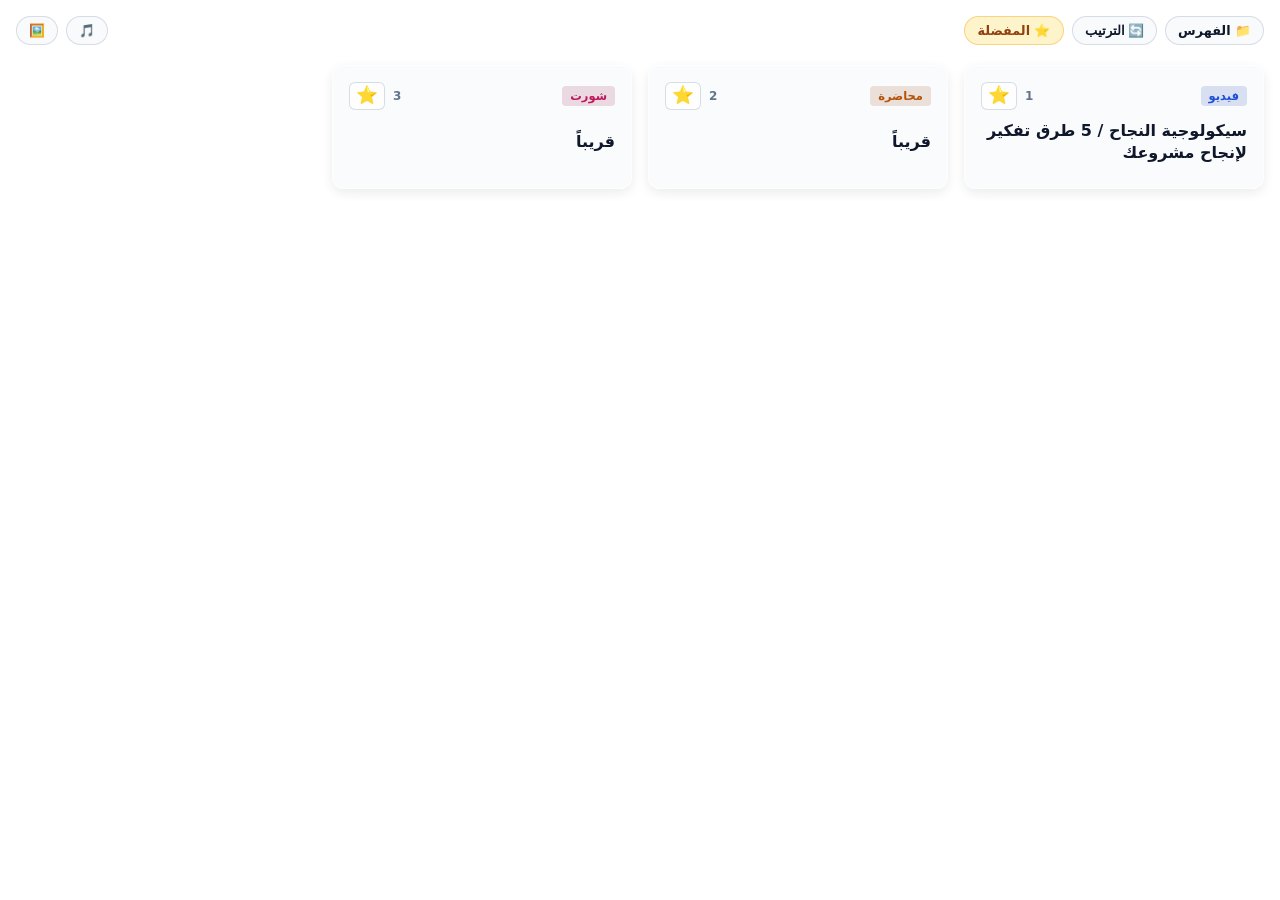
<file: 02-index/index.html>
<!DOCTYPE html>
<html lang="ar" dir="rtl">
<head>
    <meta charset="UTF-8">
    <meta name="viewport" content="width=device-width, initial-scale=1.0">
    <title>فهرس الدروس</title>
    <link rel="stylesheet" href="index-style.css">
</head>
<body>

    <!-- عنصر فيديو خلفي ديناميكي (يظهر إذا تم اختيار خلفية فيديو) -->
    <video id="bg-video-element" autoplay muted loop style="display: none;"></video>

    <main class="index-container" id="mainContainer">
        <!-- الهيدر العلوي: أزرار الفهرس والترتيب والمفضلة يميناً، وأيقونات الموسيقى والخلفيات يساراً -->
        <header class="index-header">
            <div class="header-top">
                <div class="top-actions-bar">
                    <a href="index.html" class="top-action-btn">📁 الفهرس</a>
                    <button type="button" class="top-action-btn" id="btnOpenSortModal">🔄 الترتيب</button>
                    <a href="../07-favorites/favorite.html" class="top-action-btn favorites">⭐ المفضلة</a>
                </div>
                
                <!-- أيقونات اليسار (الموسيقى + تغيير الخلفية) -->
                <div style="display: flex; gap: 8px; align-items: center;">
                    <button type="button" class="top-action-btn music-btn" id="btnOpenMusicModal" title="مشغل الموسيقى">🎵</button>
                    <button type="button" class="top-action-btn" id="btnOpenBgModal" title="مشغل الخلفيات">🖼️</button>
                </div>
            </div>
        </header>

        <!-- صندوق الفلاتر والترتيب -->
        <div id="sortModal" class="inline-dropdown-box" style="display: none;">
            <div class="filter-section-modal">
                <div class="filter-group">
                    <label>الترتيب:</label>
                    <div id="sort-filters" class="chips-group">
                        <button class="chip active" data-sort="asc">من الأقدم</button>
                        <button class="chip" data-sort="desc">من الأحدث</button>
                    </div>
                </div>

                <div class="filter-group">
                    <label>النوع:</label>
                    <div id="type-filters" class="chips-group">
                        <button class="chip active" data-type="all">الكل</button>
                        <button class="chip" data-type="video">فيديو</button>
                        <button class="chip" data-type="short">شورت</button>
                        <button class="chip" data-type="lecture">محاضرة</button>
                    </div>
                </div>

                <div class="filter-group">
                    <label>الموضوع:</label>
                    <div id="topic-filters" class="chips-group">
                        <!-- تتولد ديناميكياً -->
                    </div>
                </div>
            </div>
        </div>

        <!-- نافذة مشغل الموسيقى -->
        <div id="musicModal" class="inline-dropdown-box" style="display: none; max-width: 280px; margin-right: auto; margin-left: 0;">
            <div class="filter-section-modal">
                <div style="font-weight: bold; font-size: 0.85rem; color: #f8fafc; margin-bottom: 6px; display: flex; justify-content: space-between; align-items: center;">
                    <span>مشغل الموسيقى</span>
                    <button type="button" id="closeMusicModal" style="background:none; border:none; color:#cbd5e1; cursor:pointer; font-size:1rem;">×</button>
                </div>
                <div style="display: flex; flex-direction: column; gap: 6px;">
                    <button type="button" class="top-action-btn" id="stopMusic" style="width: 100%; justify-content: center; background-color: rgba(220, 38, 38, 0.85); border-color: rgba(255,255,255,0.3); color: white;">⏹️ إيقاف الموسيقى</button>
                    <button type="button" class="top-action-btn" id="playMusic1" style="width: 100%; justify-content: center;">🎵 موسيقى 1</button>
                    <button type="button" class="top-action-btn" id="playMusic2" style="width: 100%; justify-content: center;">🧘 موسيقى 2</button>
                </div>
            </div>
        </div>

        <!-- نافذة اختيار وتغيير الخلفية الديناميكية -->
        <div id="bgModal" class="inline-dropdown-box" style="display: none; max-width: 280px; margin-right: auto; margin-left: 0;">
            <div class="filter-section-modal">
                <div style="font-weight: bold; font-size: 0.85rem; color: #f8fafc; margin-bottom: 6px; display: flex; justify-content: space-between; align-items: center;">
                    <span>مشغل الخلفيات</span>
                    <button type="button" id="closeBgModal" style="background:none; border:none; color:#cbd5e1; cursor:pointer; font-size:1rem;">×</button>
                </div>
                <!-- قائمة الأزرار ستتولد تلقائياً هنا عبر السكريبت -->
                <div id="bg-options-container" style="display: flex; flex-direction: column; gap: 6px;">
                    <!-- يتم توليد الخلفيات ديناميكياً -->
                </div>
            </div>
        </div>

        <!-- شبكة عرض البطاقات -->
        <section id="lessons-grid" class="lessons-grid">
            <!-- سيتم صب بطاقات الدروس هنا -->
        </section>
    </main>

    <!-- تضمين السكريبتات العامة -->
    <script src="../01-core/assets/global-audio.js"></script>
    <script src="../01-core/assets/global-background.js"></script>
    <script type="module" src="index-engine.js"></script>
</body>
                    </html>
</file>
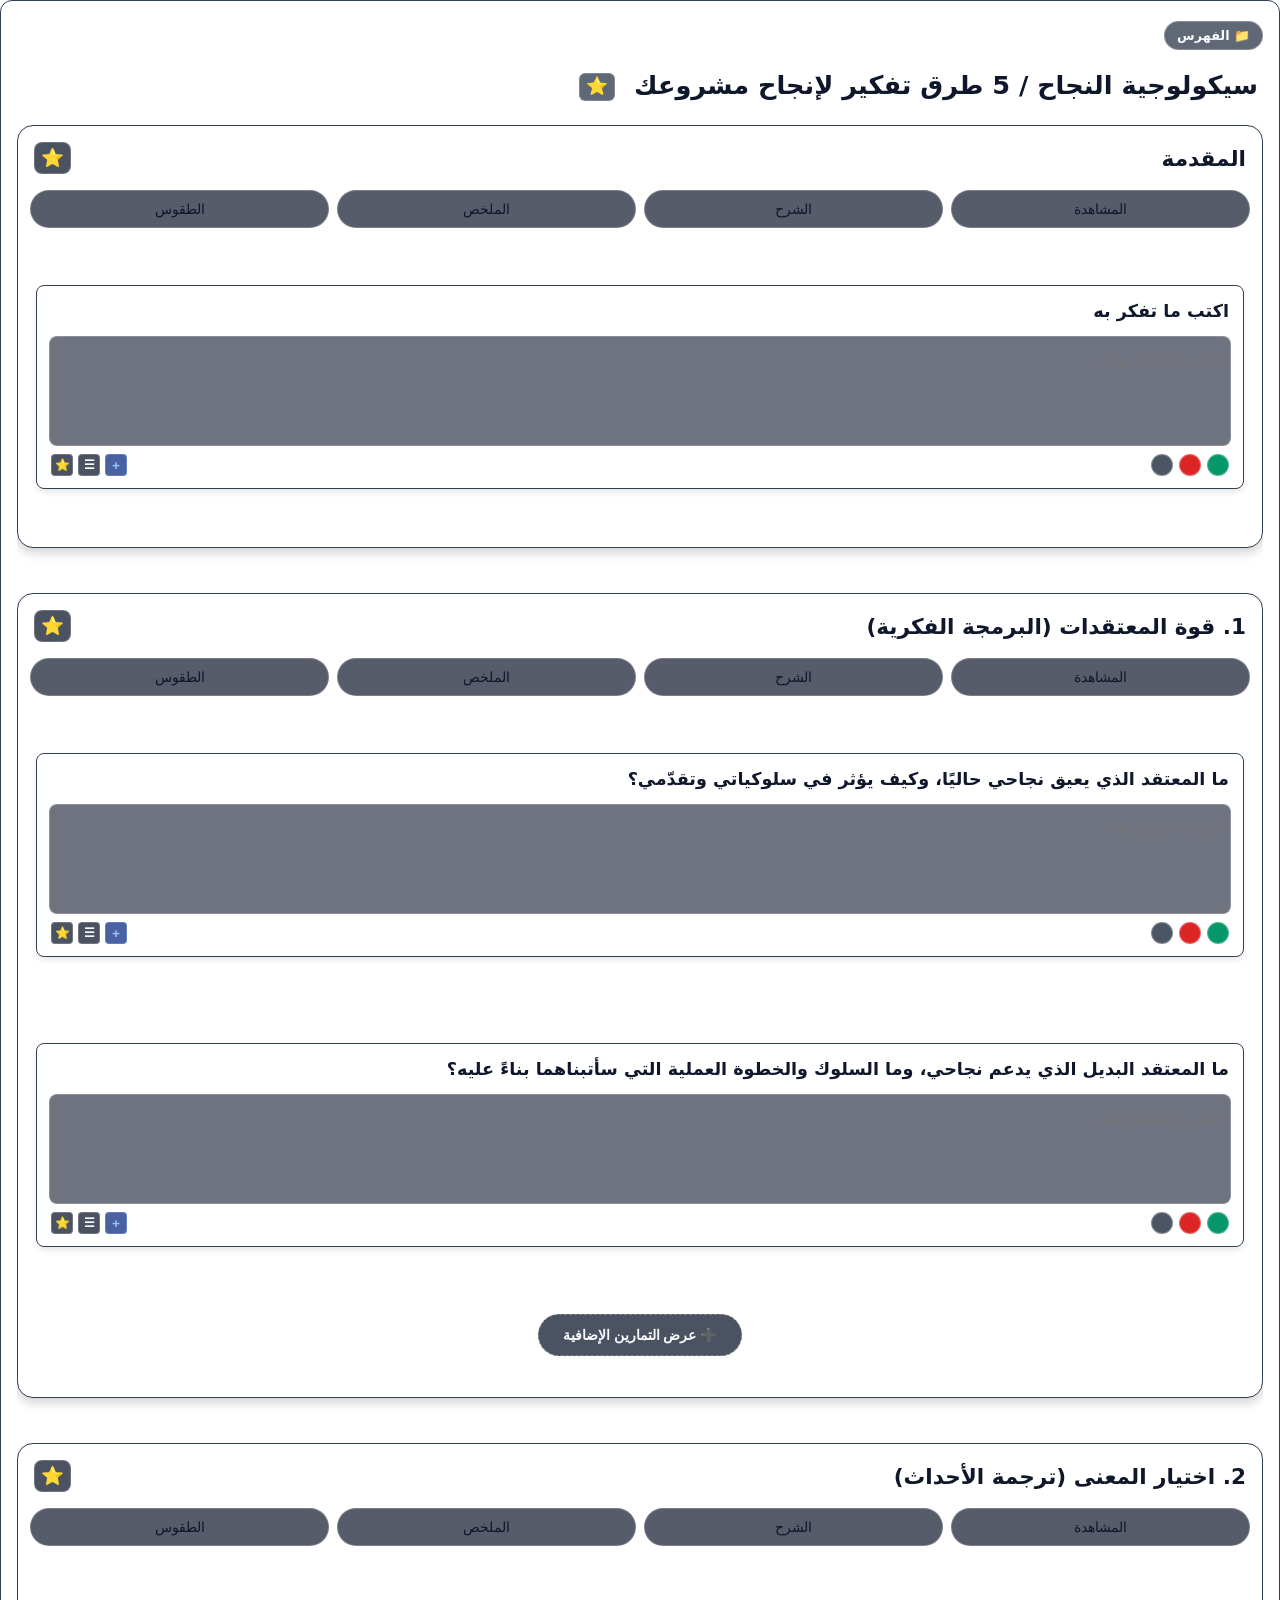
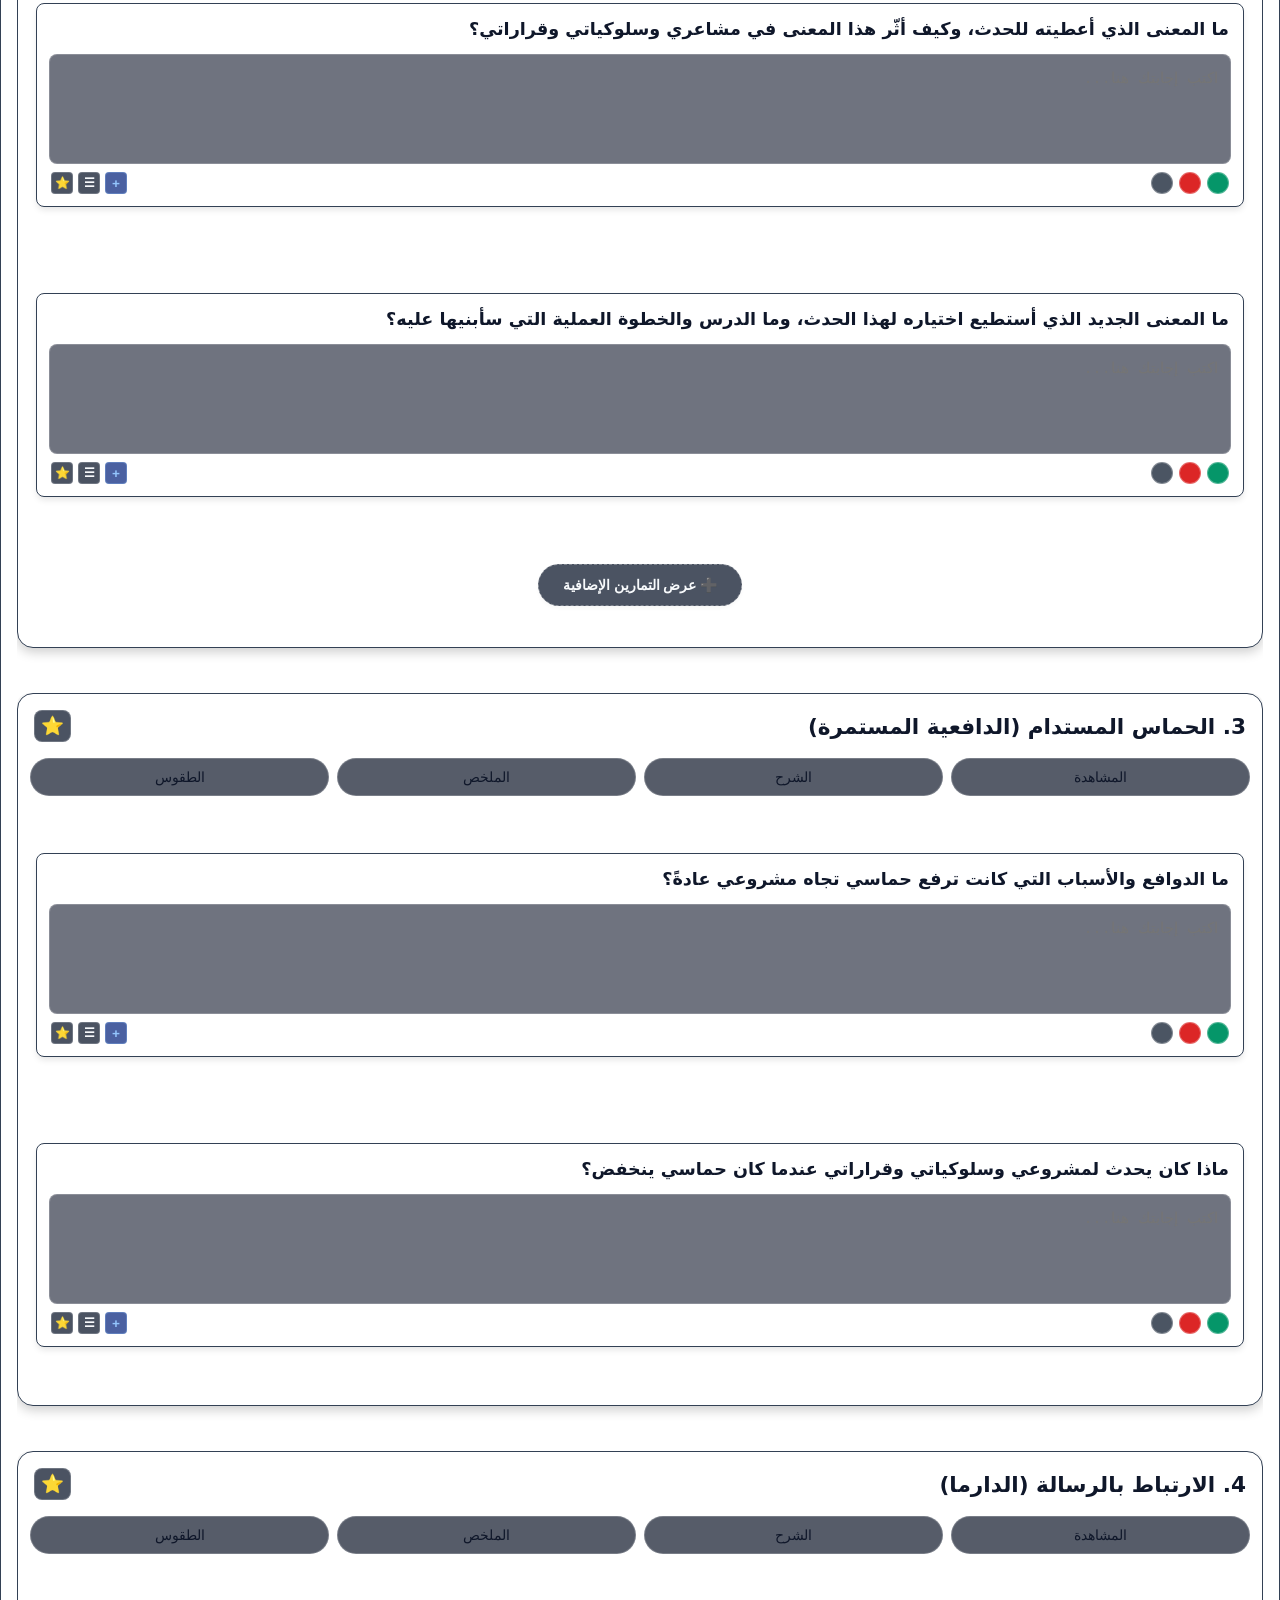
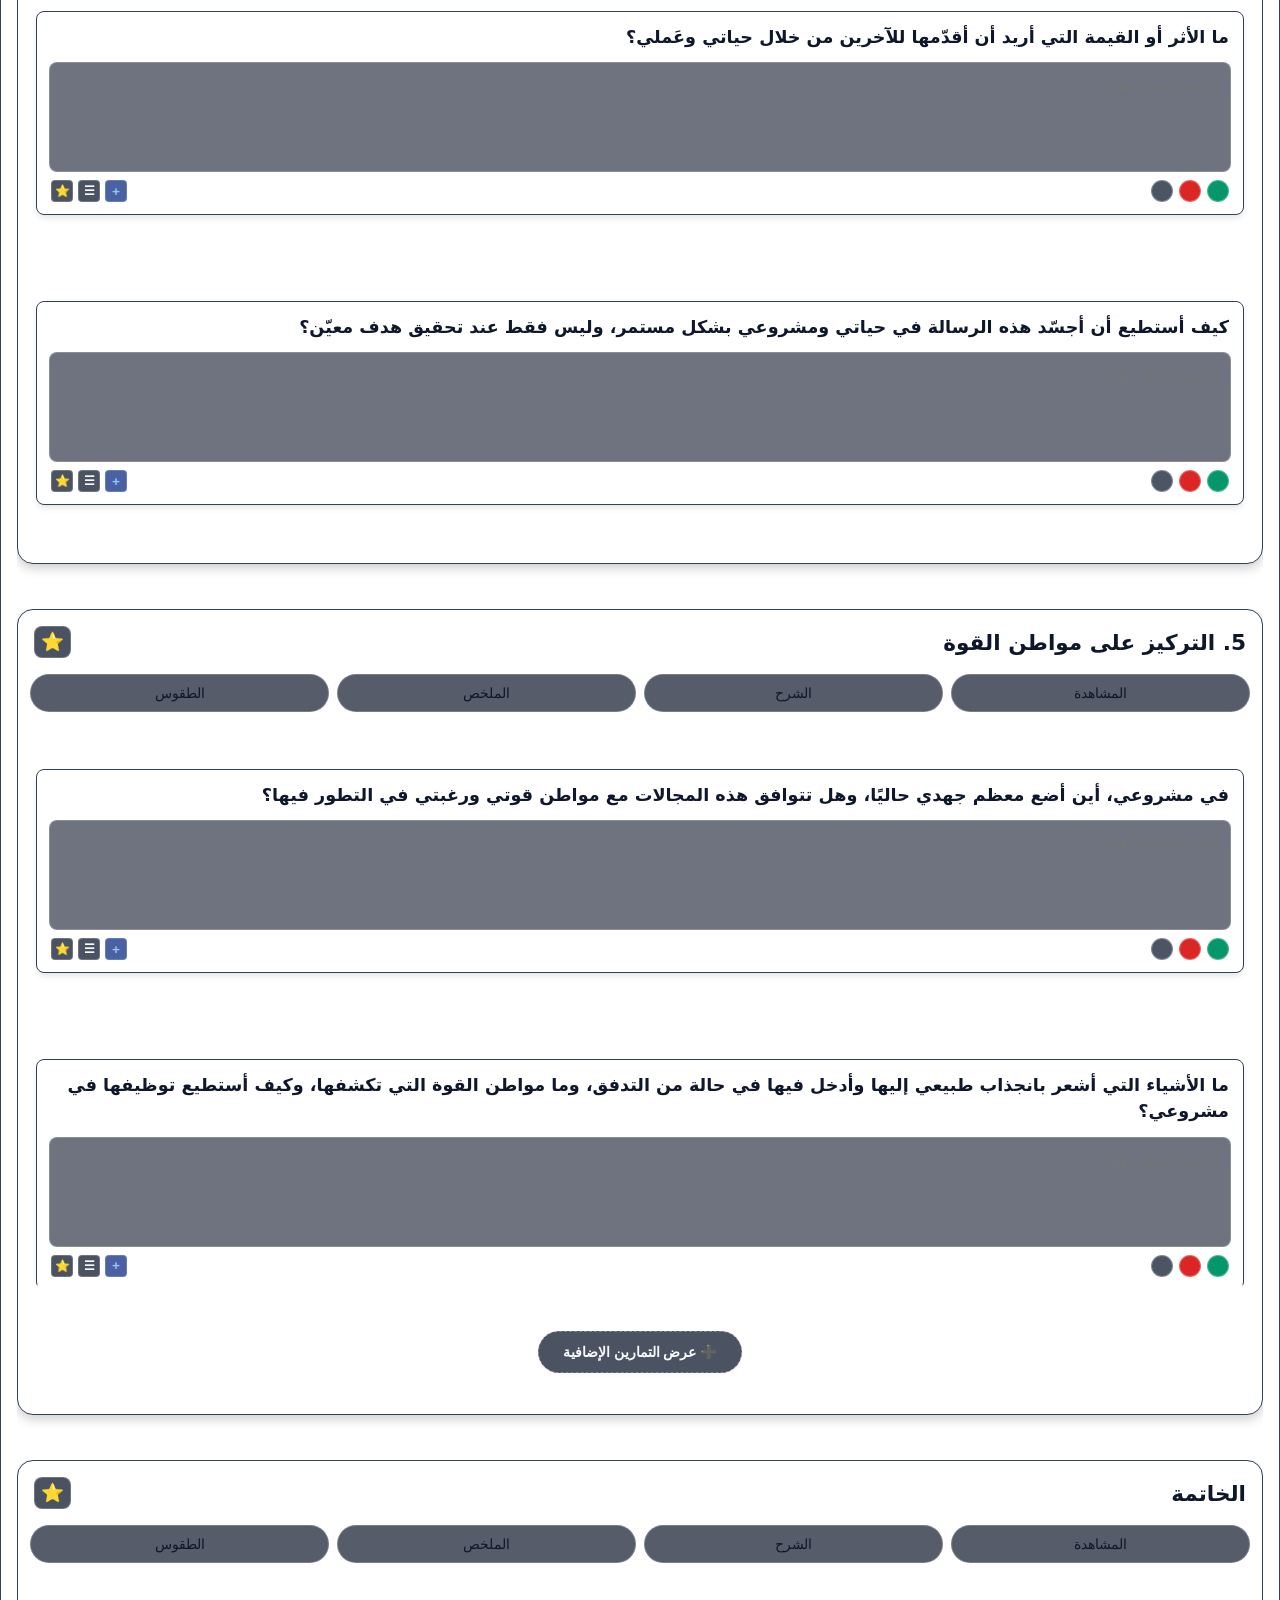
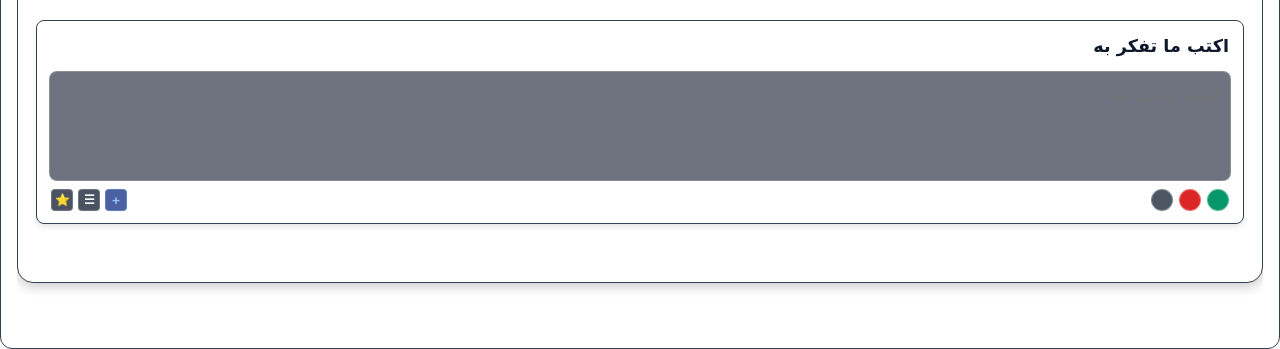
<file: 03-lesson/lesson.html>
<!DOCTYPE html>
<html lang="ar" dir="rtl">
<head>
    <meta charset="UTF-8">
    <meta name="viewport" content="width=device-width, initial-scale=1.0">
    <title>عرض الدرس</title>
    <!-- ربط ملف الـ CSS بشكل صحيح مع مطابقة الحروف الصغيرة -->
    <link rel="stylesheet" href="lesson-style.css">
</head>
<body>

    <!-- عنصر فيديو خلفي ديناميكي (يظهر إذا تم اختيار خلفية فيديو) -->
    <video id="bg-video-element" autoplay muted loop style="display: none;"></video>

    <main class="lesson-container" id="mainContainer">
        <!-- شريط التنقل العلوي -->
        <nav class="top-nav">
            <a href="../02-index/index.html" class="btn-back-index">📁 الفهرس</a>
        </nav>

        <!-- عنوان الدرس -->
        <h1 class="main-title" id="lesson-heading">جاري تحميل الدرس...</h1>

        <!-- حاوية عناوين الدرس التي تولد الـ iframes -->
        <section id="titles-container" class="titles-container">
            <!-- سيتم صب إطارات العناوين هنا بواسطة المحرك -->
        </section>
    </main>

    <!-- تضمين السكريبتات العامة للموسيقى الخلفية وتغيير الخلفيات -->
    <script src="../01-core/assets/global-audio.js"></script>
    <script src="../01-core/assets/global-background.js"></script>
    <!-- ربط محرك الدرس البرمجي -->
    <script type="module" src="lesson-engine.js"></script>
</body>
</html>
</file>
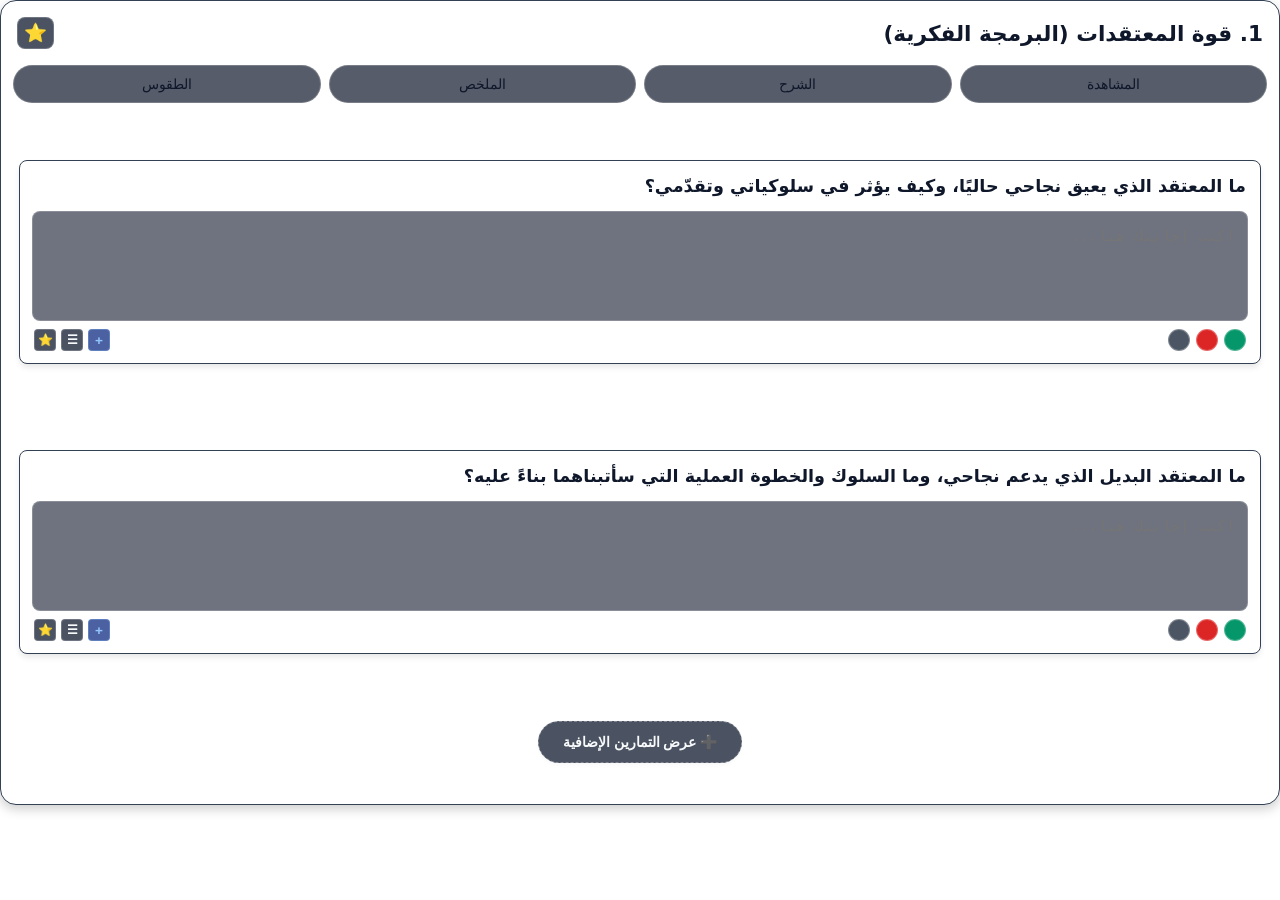
<file: 04-title/title.html>
<!DOCTYPE html>
<html lang="ar" dir="rtl">
<head>
    <meta charset="UTF-8">
    <meta name="viewport" content="width=device-width, initial-scale=1.0">
    <title>العنوان</title>
    <link rel="stylesheet" href="title-style.css">
    <style>
      /* محاذاة العنوان الرئيسي إلى اليمين */
      .title-header {
          text-align: right;
      }
      .main-title {
          text-align: right;
          color: #f8fafc;
          transition: color 0.3s ease;
      }

      /* التكيف التلقائي للعنوان عند اختيار الخلفية البيضاء (light-theme) */
      .title-container.light-theme .main-title {
          color: #0f172a !important;
      }

      /* تنسيقات حاوية المحتوى بخلفية سوداء شفافة لتظهر الخلفية تحتها */
      .tab-content-area {
          position: relative;
          display: none;
          margin: 20px 0;
          padding: 25px 20px 45px 20px;
          background: rgba(15, 23, 42, 0.75) !important;
          border: 1px solid rgba(255, 255, 255, 0.2);
          border-radius: 12px;
          box-shadow: 0 4px 10px rgba(0,0,0,0.2);
          max-height: 80vh;
          overflow-y: auto;
          color: #f8fafc;
      }

      /* زر الإغلاق الأحمر (X) */
      .close-btn {
          position: absolute;
          bottom: 10px;
          left: 15px;
          background-color: #ef4444;
          color: white;
          border: none;
          border-radius: 50%;
          width: 26px;
          height: 26px;
          font-size: 14px;
          font-weight: bold;
          cursor: pointer;
          display: flex;
          align-items: center;
          justify-content: center;
          line-height: 1;
          box-shadow: 0 2px 5px rgba(0,0,0,0.2);
          transition: background-color 0.2s;
      }
      .close-btn:hover {
          background-color: #dc2626;
      }

      /* توسيع مساحة التمرين وإلغاء الهوامش الضيقة */
      .exercises-wrapper {
          width: 100%;
          margin: 0;
          padding: 0;
          display: block;
      }

      /* إصلاح تداخل التمارين: ترتيب رأسي + مسافات أمان وإلغاء قيود الارتفاع */
      .exercises-list {
          width: 100% !important;
          display: flex !important;
          flex-direction: column !important;
          gap: 20px !important;
          height: auto !important;
          min-height: min-content !important;
          overflow: visible !important;
      }

      /* اجبار كل iframe على التمدد بشكل مستقل وتفريغ خلفيته */
      .exercises-list iframe {
          width: 100% !important;
          display: block !important;
          flex-shrink: 0 !important;
          border: none !important;
          background: transparent !important;
          background-color: transparent !important;
      }

      /* تنسيق زر التمارين الإضافية */
      .toggle-extra-btn {
          background-color: rgba(30, 41, 59, 0.8);
          color: #f8fafc;
          border: 1px dashed rgba(255, 255, 255, 0.3);
          padding: 12px 24px;
          border-radius: 25px;
          font-size: 14px;
          font-weight: bold;
          cursor: pointer;
          transition: all 0.3s ease;
          display: inline-flex;
          align-items: center;
          gap: 8px;
          box-shadow: 0 2px 4px rgba(0,0,0,0.03);
      }
      .toggle-extra-btn:hover {
          background-color: rgba(51, 65, 85, 0.95);
          border-color: rgba(255, 255, 255, 0.5);
          transform: translateY(-1px);
          color: #ffffff;
      }
    </style>
</head>
<body>

    <!-- عنصر فيديو خلفي ديناميكي ليتوافق مع نظام الخلفيات الموحد -->
    <video id="bg-video-element" autoplay muted loop style="display: none;"></video>

    <!-- تم إضافة id="mainContainer" لكي يتفاعل مع نظام الخلفيات العام -->
    <main class="title-container" id="mainContainer">
        <!-- 1. كتابة العنوان -->
        <header class="title-header">
            <h1 id="title-heading" class="main-title">جاري التحميل...</h1>
        </header>

        <!-- 2. الأيقونات الأربعة -->
        <nav class="nav-icons">
            <button class="icon-btn" data-tab="watch" id="btn-watch">
                <span class="label">المشاهدة</span>
            </button>
            <button class="icon-btn" data-tab="explain" id="btn-explain">
                <span class="label">الشرح</span>
            </button>
            <button class="icon-btn" data-tab="summary" id="btn-summary">
                <span class="label">الملخص</span>
            </button>
            <button class="icon-btn" data-tab="rituels" id="btn-rituels">
                <span class="label">الطقوس</span>
            </button>
        </nav>

        <!-- مساحة عرض المحتوى الديناميكية -->
        <section id="tab-content-area" class="tab-content-area">
            <div id="tab-body"></div>
            <button id="close-tab-btn" class="close-btn" title="إغلاق">✕</button>
        </section>

        <hr class="section-divider">

        <!-- 3. مساحة استدعاء التمارين (المقسمة) -->
        <section class="exercises-wrapper">
            <!-- حاوية التمارين الرئيسية (ظاهرة دائماً) -->
            <div id="main-exercises-container" class="exercises-list"></div>

            <!-- زر التخصيص لإظهار وإخفاء التمارين الإضافية -->
            <div id="extra-toggle-wrapper" style="text-align: center; margin: 25px 0; display: none;">
                <button id="toggle-extra-btn" class="toggle-extra-btn" onclick="window.toggleExtraExercises()">
                    ➕ عرض التمارين الإضافية
                </button>
            </div>

            <!-- حاوية التمارين الإضافية (مخفية افتراضياً) -->
            <div id="extra-exercises-container" class="exercises-list" style="display: none;"></div>
        </section>
    </main>

    <!-- تضمين سكريبت الخلفيات العام لضبط الخلفية تلقائياً -->
    <script src="../01-core/assets/global-background.js"></script>
    <script type="module" src="title-engine.js"></script>
</body>
</html>
</file>
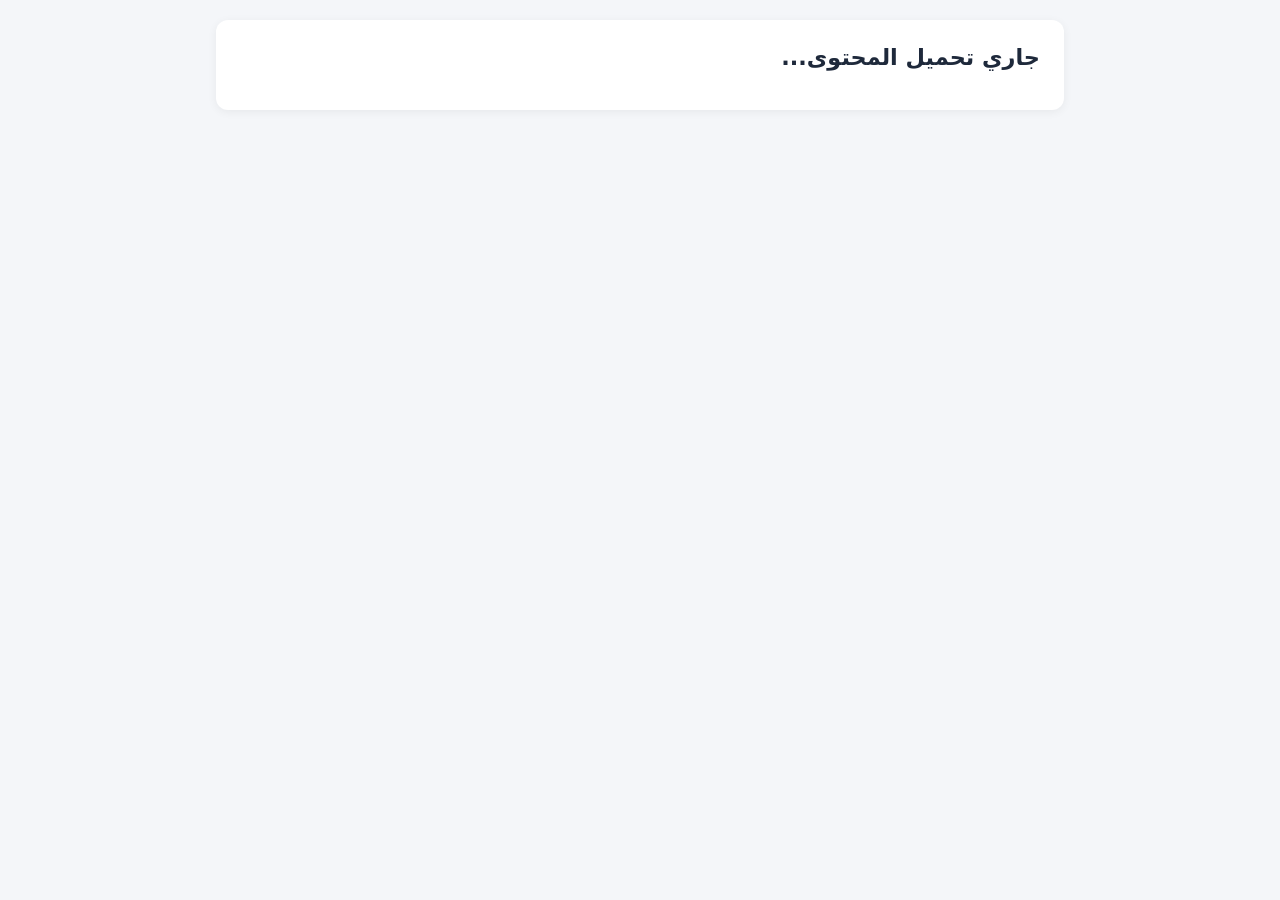
<file: 04-title/view.html>
<!DOCTYPE html>
<html lang="ar" dir="rtl">
<head>
    <meta charset="UTF-8">
    <meta name="viewport" content="width=device-width, initial-scale=1.0">
    <title>عرض المحتوى</title>
    <style>
        body { 
            font-family: system-ui, -apple-system, sans-serif; 
            background: #f4f6f9; 
            padding: 20px; 
            direction: rtl; 
            margin: 0;
        }
        .container { 
            max-width: 800px; 
            margin: 0 auto; 
            background: #ffffff; 
            padding: 24px; 
            border-radius: 12px; 
            box-shadow: 0 2px 10px rgba(0,0,0,0.06); 
        }
        h2 {
            color: #1e293b;
            margin-top: 0;
            margin-bottom: 16px;
            font-size: 1.4rem;
        }
        .video-container { 
            position: relative; 
            padding-bottom: 56.25%; 
            height: 0; 
            overflow: hidden; 
            border-radius: 8px; 
            background-color: #000;
        }
        .video-container iframe { 
            position: absolute; 
            top: 0; 
            left: 0; 
            width: 100%; 
            height: 100%; 
            border: 0;
        }
        .content-body {
            line-height: 1.7;
            color: #334155;
        }
    </style>
</head>
<body>
    <div class="container" id="content-display">
        <h2>جاري تحميل المحتوى...</h2>
    </div>

    <script type="module">
        const urlParams = new URLSearchParams(window.location.search);
        const type = urlParams.get('type');
        const lesson = urlParams.get('lesson');
        const title = urlParams.get('title');

        async function loadData() {
            const fileName = `${title.replace('-', '')}.js`;
            const dataPath = `../07-content/${lesson}/${title}/${fileName}`;
            
            try {
                const module = await import(dataPath);
                const data = module.titleData;
                const container = document.getElementById('content-display');

                if (type === 'watch') {
                    const videoId = data.watch.videoId;
                    const start = data.watch.startSeconds || 0;
                    const end = data.watch.endSeconds ? `&end=${data.watch.endSeconds}` : '';
                    
                    container.innerHTML = `
                        <h2>${data.heading} - المشاهدة</h2>
                        <div class="video-container">
                            <iframe 
                                src="https://www.youtube-nocookie.com/embed/${videoId}?start=${start}${end}&rel=0" 
                                title="YouTube video player"
                                allow="accelerometer; autoplay; clipboard-write; encrypted-media; gyroscope; picture-in-picture; web-share" 
                                allowfullscreen>
                            </iframe>
                        </div>
                    `;
                } else if (type === 'explain') {
                    container.innerHTML = `
                        <h2>${data.heading} - الشرح</h2>
                        <div class="content-body">${data.explain.content}</div>
                    `;
                } else if (type === 'summary') {
                    container.innerHTML = `
                        <h2>${data.heading} - الملخص</h2>
                        <div class="content-body">${data.summary.content}</div>
                    `;
                }
            } catch (err) {
                document.getElementById('content-display').innerHTML = '<p style="color:red;">تعذر تحميل المحتوى المطلب.</p>';
                console.error(err);
            }
        }

        loadData();
    </script>
</body>
</html>
</file>
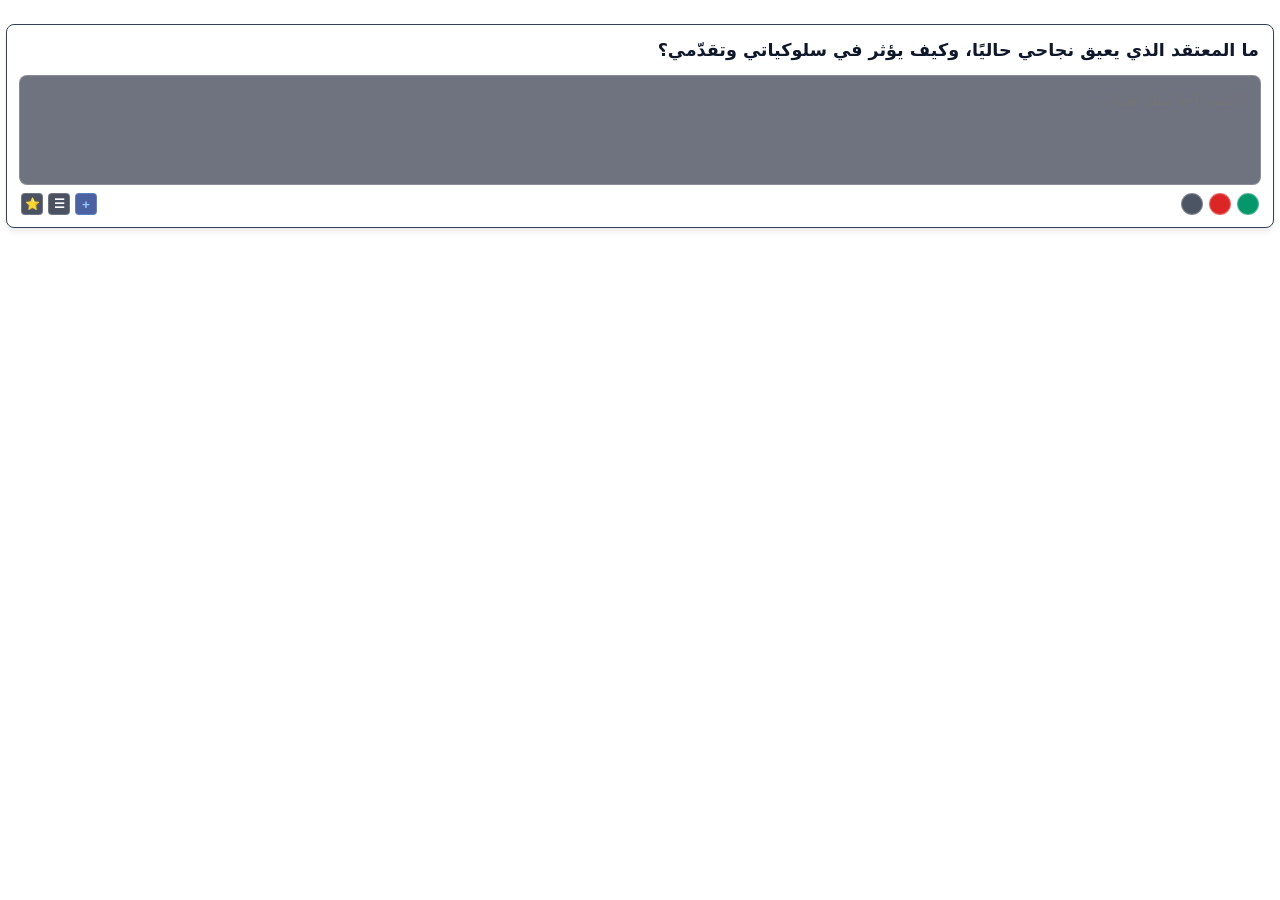
<file: 05-exercise/exercise.html>
<!DOCTYPE html>
<html lang="ar" dir="rtl">
<head>
  <meta charset="UTF-8">
  <meta name="viewport" content="width=device-width, initial-scale=1.0">
  <title>التمرين</title>
  <link rel="stylesheet" href="exercise-style.css">
</head>
<body>

  <!-- عنصر فيديو خلفي ديناميكي ليتوافق مع نظام الخلفيات الموحد -->
  <video id="bg-video-element" autoplay muted loop style="display: none;"></video>

  <!-- تمت إضافة id="mainContainer" لكي يتفاعل مع نظام الخلفيات العام -->
  <div class="exercise-card" id="mainContainer">
    <div class="question-title" id="questionText">جاري تحميل السؤال...</div>

    <textarea 
      id="userAnswer" 
      placeholder="اكتب إجابتك هنا..."
      dir="rtl"
      spellcheck="false"
      autocorrect="off"
      autocapitalize="off"
      autocomplete="off"
    ></textarea>

    <!-- شريط التحكم السفلي الموحد (يحتوي على الألوان والأزرار معاً) -->
    <div id="attempt-controls">
      <div class="color-picker-toolbar">
        <button class="color-btn green" id="btnGreen" title="أخضر فاتح"></button>
        <button class="color-btn red" id="btnRed" title="أحمر فاتح"></button>
        <button class="color-btn reset" id="btnReset" title="إعادة افتراضي"></button>
      </div>

      <div class="action-buttons-group">
        <button type="button" class="btn-attempt-control btn-new" id="btnNewAttempt" title="محاولة جديدة">+</button>
        <button type="button" class="btn-attempt-control" id="btnOpenHistory" title="سجل المحاولات">☰</button>
        <button type="button" class="btn-attempt-control" id="btn-fav-exercise" title="إضافة للمفضلة">⭐</button>
      </div>
    </div>
  </div>

  <!-- النافذة المنبثقة لسجل المحاولات -->
  <div id="historyModal" class="modal-overlay">
    <div class="modal-content">
      <div class="modal-header">
        <h3>سجل المحاولات السابقـة</h3>
        <button type="button" class="close-modal-btn" id="btnCloseModal">&times;</button>
      </div>
      <div class="modal-body" id="modalHistoryList"></div>
    </div>
  </div>

  <!-- تضمين سكريبت الخلفيات العام لضبط الخلفية تلقائياً -->
  <script src="../01-core/assets/global-background.js"></script>
  <script type="module" src="exercise-engine.js"></script>
</body>
</html>
</file>
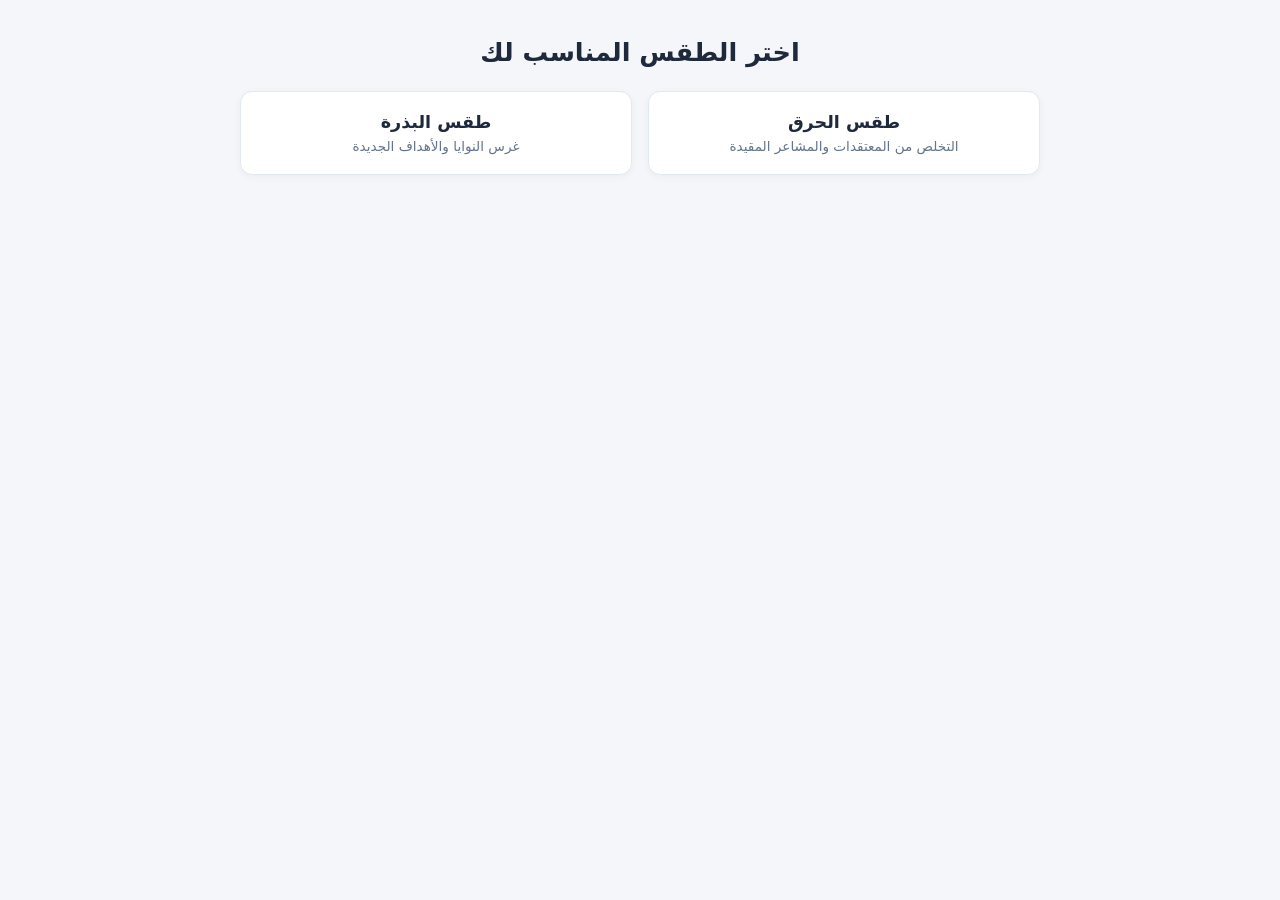
<file: 06-rituels/rituels-index.html>
<!DOCTYPE html>
<html lang="ar" dir="rtl">
<head>
    <meta charset="UTF-8">
    <meta name="viewport" content="width=device-width, initial-scale=1.0">
    <title>معرض الطقوس</title>
    <style>
        body { font-family: system-ui, sans-serif; background-color: #f4f6f9; margin: 0; padding: 20px; direction: rtl; }
        .container { max-width: 800px; margin: 0 auto; }
        h1 { text-align: center; color: #1e293b; font-size: 1.6rem; margin-bottom: 24px; }
        .rituals-grid { display: grid; grid-template-columns: repeat(auto-fit, minmax(180px, 1fr)); gap: 16px; }
        .ritual-card { background: #ffffff; padding: 20px; border-radius: 12px; border: 1px solid #e2e8f0; text-align: center; cursor: pointer; transition: all 0.2s ease; box-shadow: 0 2px 8px rgba(0,0,0,0.04); text-decoration: none; color: inherit; }
        .ritual-card:hover { transform: translateY(-3px); border-color: #2563eb; box-shadow: 0 4px 12px rgba(37, 99, 235, 0.12); }
        .ritual-title { font-size: 1.1rem; font-weight: bold; color: #1e293b; margin-bottom: 6px; }
        .ritual-desc { font-size: 0.85rem; color: #64748b; }
    </style>
</head>
<body>

    <div class="container">
        <h1>اختر الطقس المناسب لك</h1>
        <div class="rituals-grid" id="rituals-container">
            <!-- سيتم توليد الطقوس هنا تلقائياً -->
        </div>
    </div>

    <script type="module">
        import { ritualsList } from './rituals-data.js';

        const container = document.getElementById('rituals-container');
        
        ritualsList.forEach(ritual => {
            const card = document.createElement('a');
            card.href = ritual.path;
            card.target = "_blank";
            card.className = "ritual-card";
            
            card.innerHTML = `
                <div class="ritual-title">${ritual.title}</div>
                <div class="ritual-desc">${ritual.description}</div>
            `;
            
            container.appendChild(card);
        });
    </script>
</body>
</html>
</file>
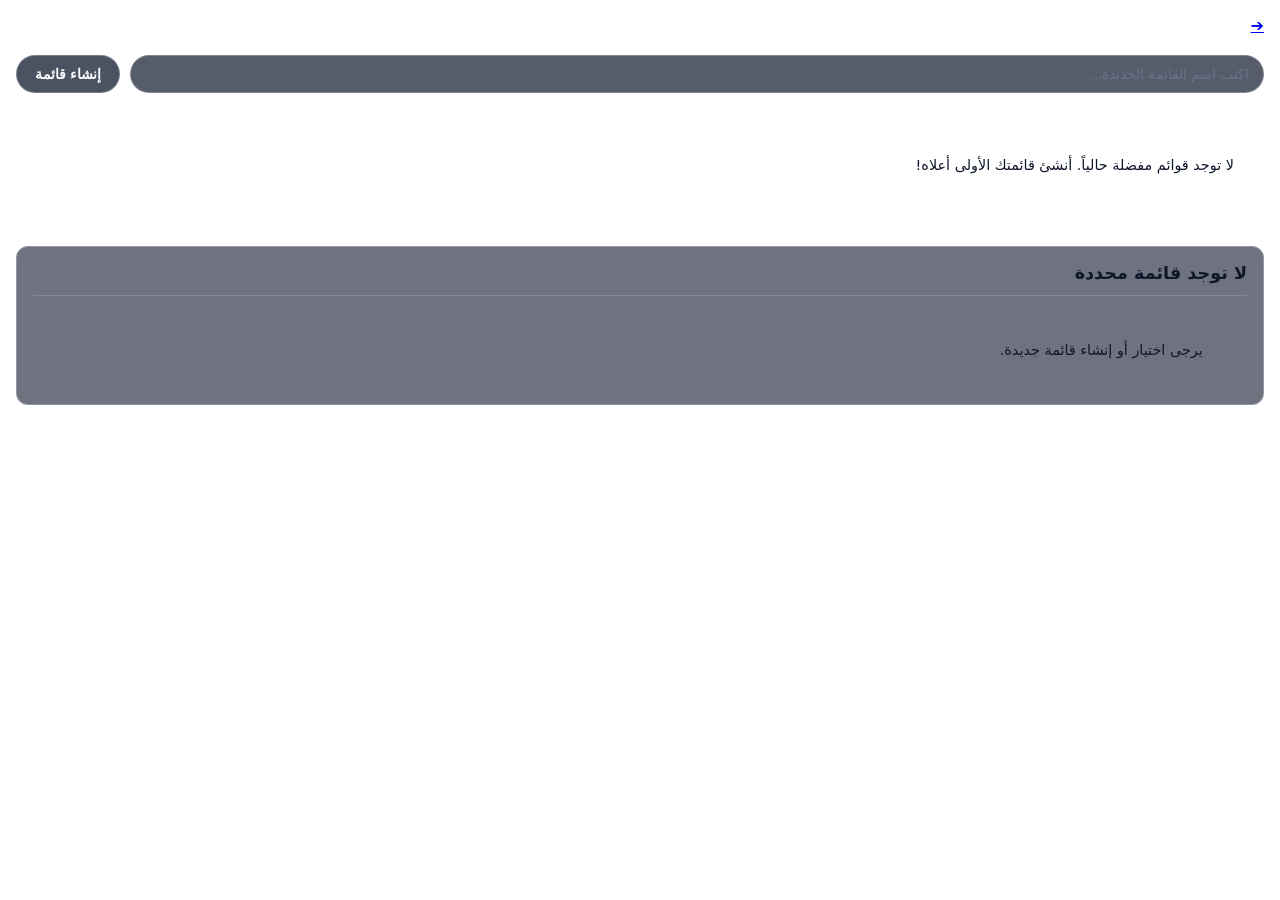
<file: 07-favorites/favorite.html>
<!DOCTYPE html>
<html lang="ar" dir="rtl">
<head>
    <meta charset="UTF-8">
    <meta name="viewport" content="width=device-width, initial-scale=1.0">
    <title>المفضلة</title>
    <link rel="stylesheet" href="favorite-style.css">
</head>
<body>

    <!-- عنصر فيديو خلفي ديناميكي (يظهر إذا تم اختيار خلفية فيديو) -->
    <video id="bg-video-element" autoplay muted loop style="display: none;"></video>

    <!-- تم إضافة id="mainContainer" لكي يتفاعل مع نظام الخلفيات الموحد -->
    <main class="favorites-container" id="mainContainer">
        <!-- شريط علوي يحتوي على سهم صغير للعودة فقط -->
        <div class="top-nav">
            <a href="../02-index/index.html" class="back-arrow-btn" title="العودة للفهرس">➔</a>
        </div>

        <!-- نموذج إنشاء قائمة جديدة -->
        <section class="create-list-section">
            <input type="text" id="new-list-input" placeholder="اكتب اسم القائمة الجديدة..." maxlength="40">
            <button id="create-list-btn" class="btn-primary">إنشاء قائمة</button>
        </section>

        <!-- شريط تبويب القوائم المتاحة -->
        <section class="lists-tabs-wrapper">
            <div id="lists-tabs" class="lists-tabs">
                <!-- سيتم توليد أزرار القوائم هنا تلقائياً -->
            </div>
        </section>

        <!-- منطقة عرض محتويات القائمة المحددة -->
        <section class="list-content-section">
            <div class="list-header-info">
                <h2 id="active-list-title">اختر قائمة لعرض محتواها</h2>
                <!-- زر حذف القائمة بصيغة علامة ضرب حمراء صغيرة -->
                <button id="delete-list-btn" class="btn-delete-list hidden" title="حذف هذه القائمة">×</button>
            </div>

            <div id="favorites-items-grid" class="items-grid">
                <!-- سيتم عرض العناصر المضافة هنا -->
            </div>
        </section>
    </main>

    <!-- تضمين السكريبتات العامة للصوت والخلفيات لضمان عملها بسلاسة -->
    <script src="../01-core/assets/global-audio.js"></script>
    <script src="../01-core/assets/global-background.js"></script>
    <script type="module" src="favorite-engine.js"></script>
</body>
</html>
</file>
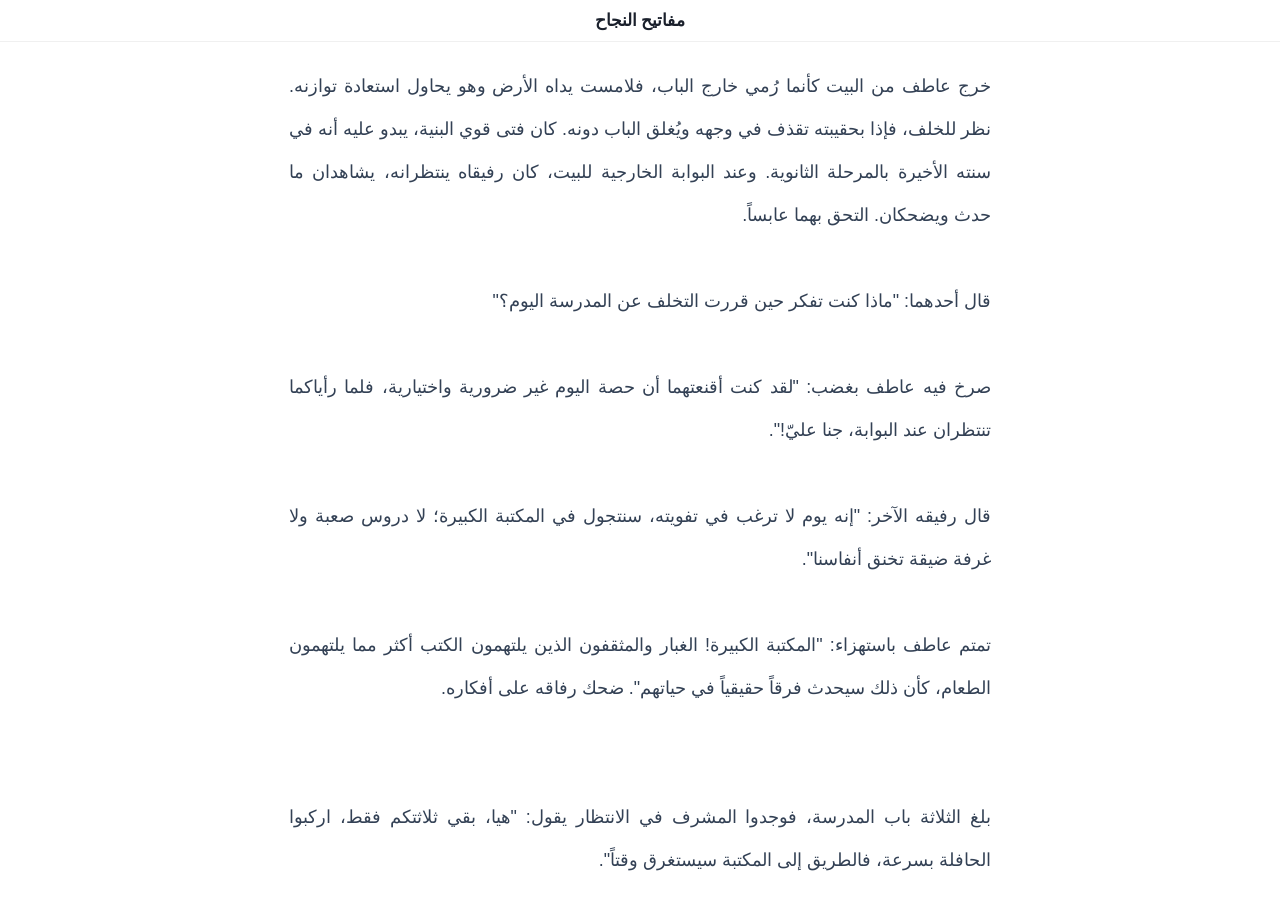
<file: 08-story/story.html>
<!DOCTYPE html>
<html lang="ar" dir="rtl">
<head>
    <meta charset="UTF-8">
    <meta name="viewport" content="width=device-width, initial-scale=1.0, maximum-scale=1.0, user-scalable=no">
    <title>قارئ القصة</title>
    <style>
        * {
            box-sizing: border-box;
            margin: 0;
            padding: 0;
            font-family: 'Cairo', 'Segoe UI', Tahoma, Geneva, Verdana, sans-serif;
        }

        html, body {
            width: 100%;
            height: 100%;
            height: 100dvh;
            background-color: #faf9f6;
            color: #2c3e50;
            overflow: hidden;
        }

        .app-frame {
            width: 100vw;
            height: 100vh;
            height: 100dvh;
            background: #ffffff;
            display: flex;
            flex-direction: column;
            position: relative;
            overflow: hidden;
        }

        /* العنوان العلوي المصغر والثابت */
        .story-header {
            position: absolute;
            top: 0;
            left: 0;
            right: 0;
            background: rgba(255, 255, 255, 0.95);
            backdrop-filter: blur(10px);
            padding: 10px 15px;
            border-bottom: 1px solid #f0f0f0;
            text-align: center;
            z-index: 10;
        }

        .story-header h1 {
            font-size: 1.05rem;
            color: #1a202c;
            font-weight: 700;
        }

        /* حاوية النص (تأخذ المساحة كاملة وتتيح التمرير العمودي) */
        .story-container {
            flex: 1;
            margin-top: 45px;
            margin-bottom: 10px;
            padding: 20px 24px;
            overflow-y: auto;
            display: flex;
            flex-direction: column;
            justify-content: flex-start;
            max-width: 750px;
            margin-left: auto;
            margin-right: auto;
            width: 100%;
            -webkit-overflow-scrolling: touch; /* تمرير سلس جداً على الهواتف */
        }

        .page-content {
            font-size: 1.12rem;
            line-height: 2.4;
            color: #334155;
            text-align: justify;
        }
    </style>
</head>
<body>

    <div class="app-frame" id="appFrame">
        <!-- العنوان الثابت في الأعلى -->
        <header class="story-header">
            <h1 id="main-title">جاري تحميل القصة...</h1>
        </header>

        <!-- حاوية النص القابلة للتمرير -->
        <main class="story-container" id="container">
            <div id="page-content" class="page-content"></div>
        </main>
    </div>

    <!-- كود التحميل الديناميكي للقصة -->
    <script>
        // استخراج معرف القصة من الرابط (مثال: story.html?id=000001)
        const urlParams = new URLSearchParams(window.location.search);
        const storyId = urlParams.get('id') || '000001';

        // تحميل ملف الجافاسكريبت الخاص بالقصة تلقائياً
        const script = document.createElement('script');
        script.src = `stories/story-${storyId}.js`;
        
        script.onload = function() {
            if (typeof storyData !== 'undefined') {
                document.getElementById('main-title').innerText = storyData.title;
                
                const contentDiv = document.getElementById('page-content');
                
                // دمج جميع صفحات القصة في نص متواصل واحد مع مسافات فاصلة
                let fullStoryText = "";
                if (Array.isArray(storyData.pages)) {
                    fullStoryText = storyData.pages.join('\n\n\n');
                } else if (storyData.content) {
                    fullStoryText = storyData.content;
                }

                // عرض النص وتحويل الأسطر إلى فواصل HTML
                contentDiv.innerHTML = fullStoryText.replace(/\n/g, '<br>');
            } else {
                showError("ملف القصة فارغ أو تالف.");
            }
        };

        script.onerror = function() {
            showError(`عذراً، لم يتم العثور على القصة رقم (${storyId})`);
        };

        document.head.appendChild(script);

        function showError(msg) {
            document.getElementById('main-title').innerText = "تنبيه";
            document.getElementById('page-content').innerText = msg;
        }
    </script>
</body>
</html>
</file>
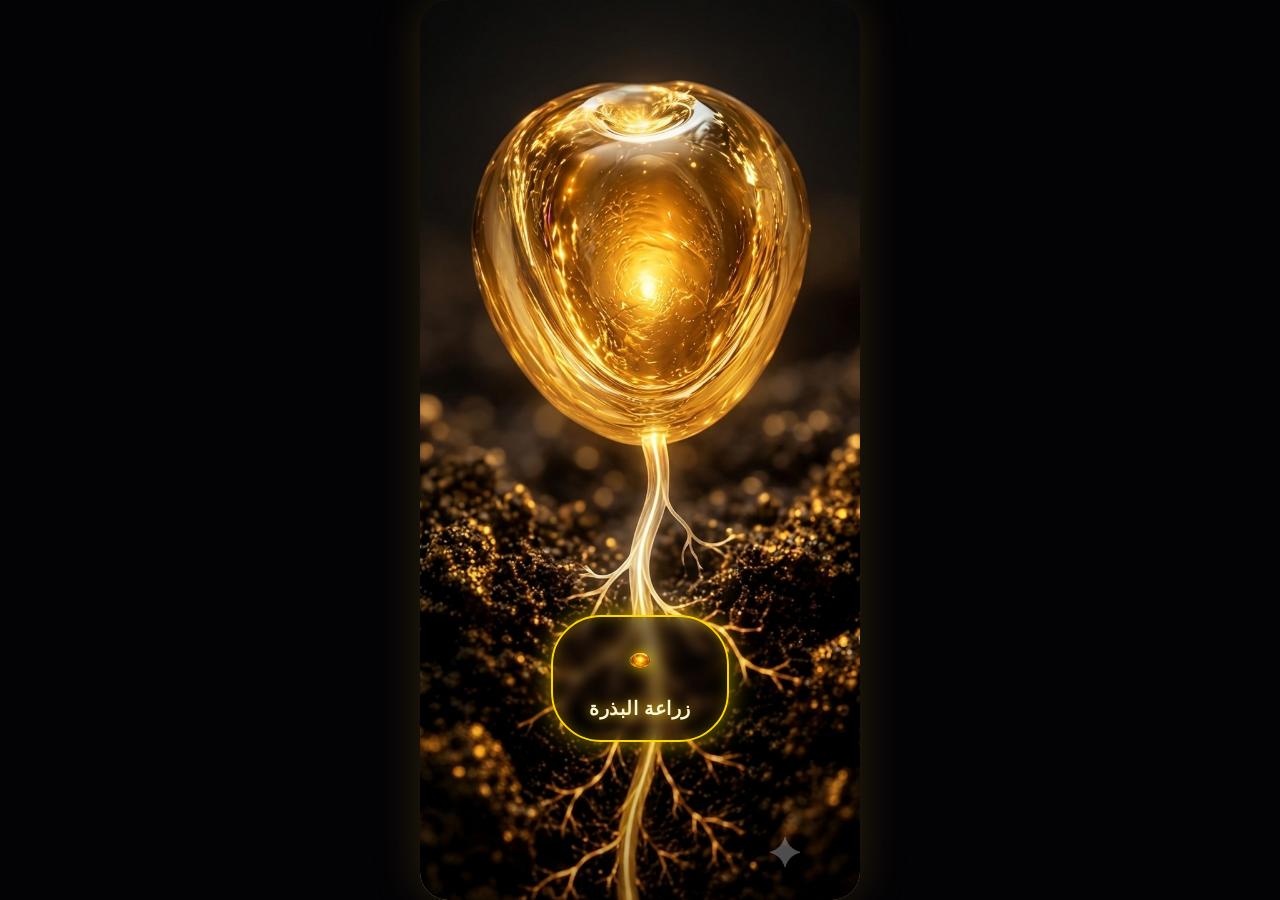
<file: 06-rituels/seed/seed.htm>
<!DOCTYPE html>
<html lang="ar" dir="rtl">
<head>
  <meta charset="UTF-8">
  <title>طقس زراعة البذرة الكونية</title>
  <style>
    * {
      box-sizing: border-box;
      margin: 0;
      padding: 0;
    }

    body {
      background-color: #030205;
      display: flex;
      justify-content: center;
      align-items: center;
      min-height: 100vh;
      font-family: 'Segoe UI', Tahoma, Geneva, Verdana, sans-serif;
      overflow: hidden;
    }

    .screen-container {
      position: relative;
      width: 440px;
      height: 900px;
      border-radius: 28px;
      overflow: hidden;
      box-shadow: 0 0 50px rgba(212, 175, 55, 0.2);
      display: flex;
      flex-direction: column;
      align-items: center;
      justify-content: center;
      background-color: #000;
      perspective: 1000px;
    }

    /* 1. الصفحة التمهيدية */
    .welcome-screen {
      position: absolute;
      top: 0;
      left: 0;
      width: 100%;
      height: 100%;
      z-index: 10;
      background: url('assets/first-seed.png') no-repeat center center / cover;
      display: flex;
      flex-direction: column;
      justify-content: flex-end;
      align-items: center;
      padding-bottom: 120px;
      transition: opacity 1.2s ease, visibility 1.2s ease;
    }

    /* الأيقونة الشفافة ذات الإطار الذهبي (مرفوعة بمقدار 1 سم) */
    .ritual-icon-btn {
      display: flex;
      flex-direction: column;
      align-items: center;
      background: rgba(0, 0, 0, 0.45);
      border: 2px solid #ffd700;
      padding: 20px 36px;
      border-radius: 50px;
      cursor: pointer;
      backdrop-filter: blur(6px);
      box-shadow: 0 0 25px rgba(255, 215, 0, 0.6), 
                  inset 0 0 15px rgba(255, 215, 0, 0.3);
      transition: transform 0.4s ease, box-shadow 0.4s ease, background 0.4s ease;
      margin-bottom: 38px;
    }

    .ritual-icon-btn:hover {
      transform: scale(1.08);
      background: rgba(20, 15, 5, 0.6);
      box-shadow: 0 0 40px rgba(255, 215, 0, 0.95), 
                  inset 0 0 25px rgba(255, 215, 0, 0.6);
    }

    .ritual-icon-btn img {
      width: 50px;
      height: 50px;
      margin-bottom: 10px;
      filter: drop-shadow(0 0 8px #ffd700);
    }

    .ritual-icon-btn span {
      color: #fff8d6;
      font-size: 19px;
      font-weight: bold;
      text-shadow: 0 0 12px rgba(255, 215, 0, 0.9);
      letter-spacing: 0.5px;
    }

    .welcome-screen.hide {
      opacity: 0;
      visibility: hidden;
      pointer-events: none;
    }

    /* 2. الفيديو النهائي */
    .bg-video {
      position: absolute;
      top: 0;
      left: 0;
      width: 100%;
      height: 100%;
      object-fit: cover;
      z-index: 1;
      opacity: 0;
      transition: opacity 2s ease;
    }

    /* 3. صورة خلفية الفضاء المتحركة */
    .bg-space {
      position: absolute;
      top: 0;
      left: 0;
      width: 100%;
      height: 180%;
      background: url('assets/space-seed.png') no-repeat top center / cover;
      z-index: 2;
      transition: transform 12s cubic-bezier(0.2, 0.8, 0.3, 1), opacity 1.8s ease;
    }

    /* 4. صورة البذرة */
    .seed-image {
      position: absolute;
      top: 40%;
      left: 50%;
      transform: translate3d(-50%, -50%, 0px) scale(1);
      width: 350px;
      height: auto;
      z-index: 3;
      pointer-events: none;
      transition: transform 12s cubic-bezier(0.2, 0.8, 0.3, 1), opacity 0.8s ease 11.2s;
    }

    /* 5. مساحة الكتابة */
    .oval-input-wrapper {
      position: absolute;
      top: 38%;
      left: 50%;
      transform: translate(-50%, -50%);
      width: 350px;
      min-height: 580px;
      max-height: 680px;
      display: flex;
      justify-content: center;
      align-items: center;
      z-index: 4;
      transform-origin: center center;
      transition: transform 2.2s cubic-bezier(0.4, 0, 0.2, 1), width 0.3s, min-height 0.3s;
    }

    textarea {
      width: 100%;
      height: 100%;
      min-height: 560px;
      border-radius: 50% / 25%;
      background: rgba(12, 8, 4, 0.68);
      border: 4px solid #ffd700;
      padding: 70px 32px;
      color: #ffffff;
      font-size: 18px;
      font-weight: 600;
      text-align: center;
      line-height: 1.6;
      outline: none;
      resize: none;
      overflow-y: auto;
      scrollbar-width: thin;
      scrollbar-color: #ffd700 transparent;
      text-shadow: 0 0 10px rgba(255, 215, 0, 0.9);
      box-shadow: 0 0 30px rgba(255, 215, 0, 0.7),
                  0 0 60px rgba(255, 215, 0, 0.4),
                  inset 0 0 45px rgba(255, 215, 0, 0.5);
      transition: all 0.5s ease;
    }

    textarea::placeholder {
      color: rgba(255, 235, 179, 0.85);
      font-weight: normal;
      text-shadow: none;
    }

    .plant-btn {
      position: absolute;
      bottom: 160px;
      padding: 14px 52px;
      font-size: 19px;
      font-weight: bold;
      color: #1a0f00;
      background: linear-gradient(135deg, #ffe066, #d4af37, #996515);
      border: 1.5px solid #fff3a8;
      border-radius: 30px;
      cursor: pointer;
      box-shadow: 0 0 25px rgba(212, 175, 55, 0.7);
      transition: opacity 0.6s ease, transform 0.3s ease;
      z-index: 5;
    }

    /* --- الأنيميشن --- */

    .planting .plant-btn {
      opacity: 0;
      pointer-events: none;
    }

    .planting textarea {
      border-color: #ffffff !important;
      color: #ffd700;
      background: rgba(255, 215, 0, 0.35);
      box-shadow: inset 0 0 60px #ffd700, 0 0 90px #ffd700, 0 0 130px #ffea75;
    }

    .planting .oval-input-wrapper {
      transform: translate(-50%, -50%) scale(0.001);
    }

    .drop-seed .bg-space {
      transform: translateY(-40%);
    }

    .drop-seed .seed-image {
      transform: translate3d(-50%, -50%, -900px) scale(0.0001);
      opacity: 0;
    }

    .show-video .bg-video {
      opacity: 1;
    }

    .show-video .bg-space {
      opacity: 0;
    }
  </style>
</head>
<body>

  <!-- موسيقى الخلفية المستمرة -->
  <audio id="bgMusic" src="assets/méditation.mp3" loop preload="auto" crossorigin="anonymous"></audio>

  <div class="screen-container" id="screen">

    <div class="welcome-screen" id="welcomeScreen">
      <!-- الأيقونة الشفافة بالإطار الذهبي المتوهج -->
      <div class="ritual-icon-btn" onclick="enterSeedRitual()">
        <img src="assets/seed.png" alt="أيقونة البذرة">
        <span>زراعة البذرة</span>
      </div>
    </div>

    <video class="bg-video" id="myVideo" preload="auto" playsinline>
      <source src="assets/seed.mp4" type="video/mp4">
    </video>

    <div class="bg-space"></div>
    <img src="assets/seed.png" class="seed-image" id="seedImg" alt="البذرة">

    <div class="oval-input-wrapper" id="ovalWrapper">
      <textarea id="myText" placeholder="اكتب فكرتك داخل البذرة..."></textarea>
    </div>
    
    <button class="plant-btn" onclick="startPlanting()">ازرع 🌱</button>
  </div>

  <script>
    const welcomeScreen = document.getElementById('welcomeScreen');
    const bgMusic = document.getElementById('bgMusic');
    const textarea = document.getElementById('myText');
    const ovalWrapper = document.getElementById('ovalWrapper');
    const screen = document.getElementById('screen');
    const video = document.getElementById('myVideo');

    let audioCtx, gainNode;

    function enterSeedRitual() {
      // إعداد مضخم الصوت (Web Audio API) لمضاعفة الصوت للضعف (2.0) أو أكثر
      if (!audioCtx) {
        audioCtx = new (window.AudioContext || window.webkitAudioContext)();
        let source = audioCtx.createMediaElementSource(bgMusic);
        gainNode = audioCtx.createGain();
        
        // هنا تم مضاعفة الصوت إلى الضعف (يمكنك تعديل الرقم 2.0 إلى 2.5 أو 3.0 إذا أردت أعلى)
        gainNode.gain.value = 2.0; 
        
        source.connect(gainNode);
        gainNode.connect(audioCtx.destination);
      }

      if (audioCtx.state === 'suspended') {
        audioCtx.resume();
      }

      bgMusic.play().catch(e => console.log("تفاعل مطلوب للصوت:", e));
      welcomeScreen.classList.add('hide');
    }

    textarea.addEventListener('input', function() {
      this.style.height = 'auto';
      let newHeight = this.scrollHeight;

      if (newHeight > 560 && newHeight < 680) {
        ovalWrapper.style.minHeight = newHeight + 'px';
        ovalWrapper.style.width = (350 + (newHeight - 560) * 0.15) + 'px'; 
      }
    });

    function startPlanting() {
      if (textarea.value.trim() === "") {
        alert("الرجاء كتابة الفكرة أولاً!");
        return;
      }

      textarea.readOnly = true;
      video.load();

      screen.classList.add('planting');

      setTimeout(() => {
        screen.classList.add('drop-seed');
      }, 2100);

      setTimeout(() => {
        video.muted = false;
        video.play();
        screen.classList.add('show-video');
      }, 14100);
    }
  </script>

</body>
  </html>
</file>
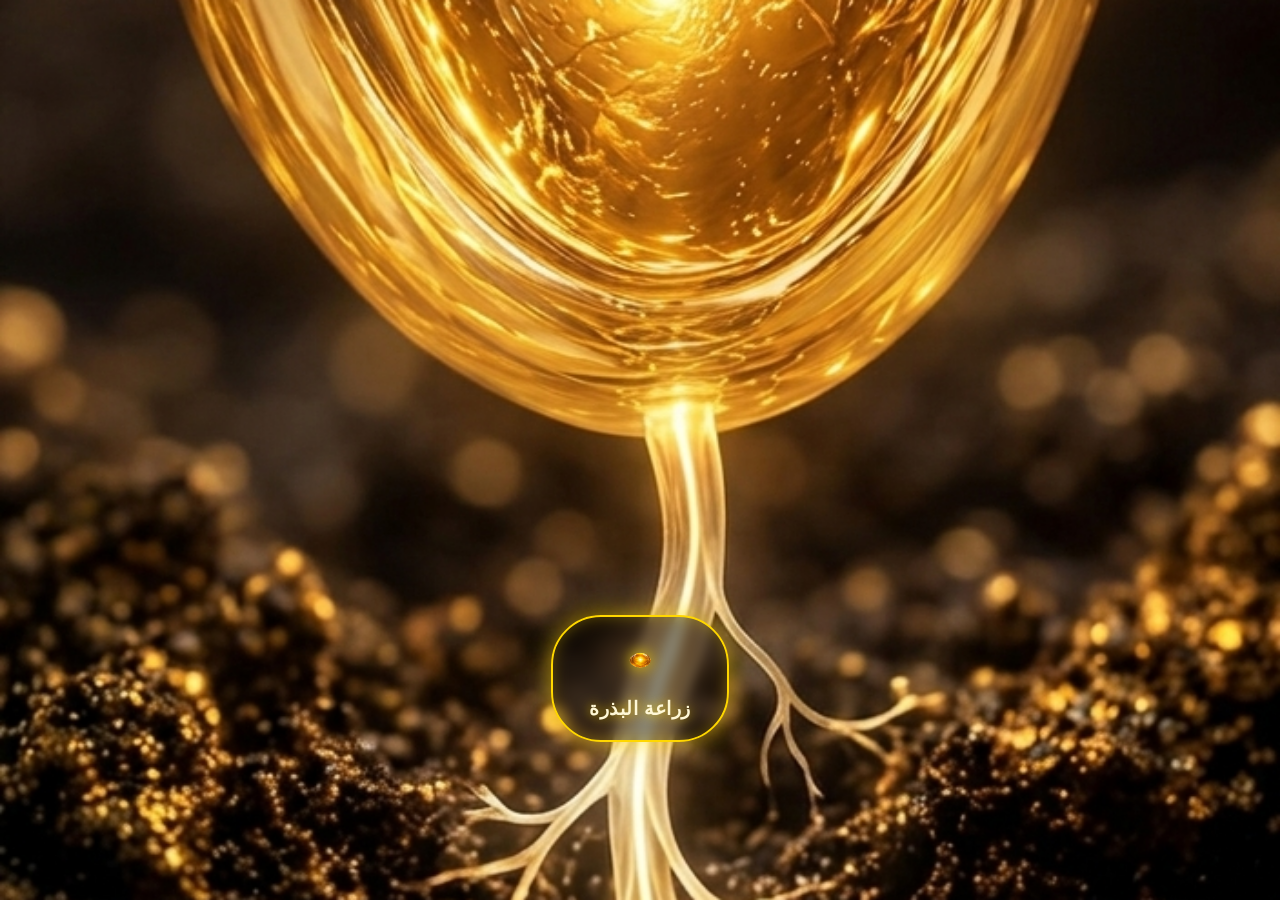
<file: 06-rituels/seed/seed.html>
<!DOCTYPE html>
<html lang="ar" dir="rtl">
<head>
  <meta charset="UTF-8">
  <title>طقس زراعة البذرة الكونية</title>
  <style>
    * {
      box-sizing: border-box;
      margin: 0;
      padding: 0;
    }

    body {
      background-color: #030205;
      display: flex;
      justify-content: center;
      align-items: center;
      min-height: 100vh;
      font-family: 'Segoe UI', Tahoma, Geneva, Verdana, sans-serif;
      overflow: hidden;
    }

    /* ملء الشاشة بالكامل 100% */
    .screen-container, .main-container, .card, .wrapper {
      position: relative;
      width: 100% !important;
      max-width: 100% !important;
      height: 100vh !important;
      min-height: 100vh;
      border-radius: 0 !important;
      overflow: hidden;
      box-shadow: none;
      display: flex;
      flex-direction: column;
      align-items: center;
      justify-content: center;
      background-color: #000;
      perspective: 1000px;
    }

    /* 1. الصفحة التمهيدية */
    .welcome-screen {
      position: absolute;
      top: 0;
      left: 0;
      width: 100%;
      height: 100%;
      z-index: 10;
      background: url('assets/first-seed.png') no-repeat center center / cover;
      display: flex;
      flex-direction: column;
      justify-content: flex-end;
      align-items: center;
      padding-bottom: 120px;
      transition: opacity 1.2s ease, visibility 1.2s ease;
    }

    /* الأيقونة الشفافة ذات الإطار الذهبي */
    .ritual-icon-btn {
      display: flex;
      flex-direction: column;
      align-items: center;
      background: rgba(0, 0, 0, 0.45);
      border: 2px solid #ffd700;
      padding: 20px 36px;
      border-radius: 50px;
      cursor: pointer;
      backdrop-filter: blur(6px);
      box-shadow: 0 0 25px rgba(255, 215, 0, 0.6), 
                  inset 0 0 15px rgba(255, 215, 0, 0.3);
      transition: transform 0.4s ease, box-shadow 0.4s ease, background 0.4s ease;
      margin-bottom: 38px;
    }

    .ritual-icon-btn:hover {
      transform: scale(1.08);
      background: rgba(20, 15, 5, 0.6);
      box-shadow: 0 0 40px rgba(255, 215, 0, 0.95), 
                  inset 0 0 25px rgba(255, 215, 0, 0.6);
    }

    .ritual-icon-btn img {
      width: 50px;
      height: 50px;
      margin-bottom: 10px;
      filter: drop-shadow(0 0 8px #ffd700);
    }

    .ritual-icon-btn span {
      color: #fff8d6;
      font-size: 19px;
      font-weight: bold;
      text-shadow: 0 0 12px rgba(255, 215, 0, 0.9);
      letter-spacing: 0.5px;
    }

    .welcome-screen.hide {
      opacity: 0;
      visibility: hidden;
      pointer-events: none;
    }

    /* 2. الفيديو النهائي */
    .bg-video {
      position: absolute;
      top: 0;
      left: 0;
      width: 100%;
      height: 100%;
      object-fit: cover;
      z-index: 1;
      opacity: 0;
      transition: opacity 2s ease;
    }

    /* 3. صورة خلفية الفضاء المتحركة */
    .bg-space {
      position: absolute;
      top: 0;
      left: 0;
      width: 100%;
      height: 180%;
      background: url('assets/space-seed.png') no-repeat top center / cover;
      z-index: 2;
      transition: transform 12s cubic-bezier(0.2, 0.8, 0.3, 1), opacity 1.8s ease;
    }

    /* 4. صورة البذرة */
    .seed-image {
      position: absolute;
      top: 42%;
      left: 50%;
      transform: translate3d(-50%, -50%, 0px) scale(1);
      width: 550px;
      height: auto;
      z-index: 3;
      pointer-events: none;
      transition: transform 12s cubic-bezier(0.2, 0.8, 0.3, 1), opacity 0.8s ease 11.2s;
    }

    /* 5. مساحة الكتابة */
    .oval-input-wrapper {
      position: absolute;
      top: 42%;
      left: 50%;
      transform: translate(-50%, -50%);
      width: 600px;
      max-width: 90vw;
      min-height: 420px;
      max-height: 75vh;
      display: flex;
      justify-content: center;
      align-items: center;
      z-index: 4;
      transform-origin: center center;
      transition: transform 2.2s cubic-bezier(0.4, 0, 0.2, 1);
    }

    textarea {
      width: 100%;
      height: 100%;
      min-height: 420px;
      max-height: 75vh;
      border-radius: 50% / 305%;
      background: rgba(12, 8, 4, 0.75);
      border: 4px solid #ffd700;
      padding: 60px 50px;
      color: #ffffff;
      font-size: 20px;
      font-weight: 600;
      text-align: center;
      line-height: 1.8;
      outline: none;
      resize: none;
      overflow-y: auto;
      scrollbar-width: thin;
      scrollbar-color: #ffd700 transparent;
      text-shadow: 0 0 10px rgba(255, 215, 0, 0.9);
      box-shadow: 0 0 40px rgba(255, 215, 0, 0.7),
                  0 0 80px rgba(255, 215, 0, 0.4),
                  inset 0 0 50px rgba(255, 215, 0, 0.5);
      transition: all 0.3s ease;
    }

    textarea::placeholder {
      color: rgba(255, 235, 179, 0.85);
      font-weight: normal;
      text-shadow: none;
    }

    .plant-btn {
      position: absolute;
      bottom: 150px; /* تم رفع الزر للأعلى بمسافة كافية لضمان ظهوره وعدم اختفائه */
      padding: 16px 56px;
      font-size: 20px;
      font-weight: bold;
      color: #1a0f00;
      background: linear-gradient(135deg, #ffe066, #d4af37, #996515);
      border: 1.5px solid #fff3a8;
      border-radius: 30px;
      cursor: pointer;
      box-shadow: 0 0 25px rgba(212, 175, 55, 0.7);
      transition: opacity 0.6s ease, transform 0.3s ease;
      z-index: 5;
    }

    .plant-btn:hover {
      transform: scale(1.05);
    }

    /* --- الأنيميشن --- */

    .planting .plant-btn {
      opacity: 0;
      pointer-events: none;
    }

    .planting textarea {
      border-color: #ffffff !important;
      color: #ffd700;
      background: rgba(255, 215, 0, 0.35);
      box-shadow: inset 0 0 60px #ffd700, 0 0 90px #ffd700, 0 0 130px #ffea75;
    }

    .planting .oval-input-wrapper {
      transform: translate(-50%, -50%) scale(0.001);
    }

    .drop-seed .bg-space {
      transform: translateY(-40%);
    }

    .drop-seed .seed-image {
      transform: translate3d(-50%, -50%, -900px) scale(0.0001);
      opacity: 0;
    }

    .show-video .bg-video {
      opacity: 1;
    }

    .show-video .bg-space {
      opacity: 0;
    }
  </style>
</head>
<body>

  <!-- موسيقى الخلفية المستمرة -->
  <audio id="bgMusic" src="assets/méditation.mp3" loop preload="auto" crossorigin="anonymous"></audio>

  <div class="screen-container" id="screen">

    <div class="welcome-screen" id="welcomeScreen">
      <!-- الأيقونة الشفافة بالإطار الذهبي المتوهج -->
      <div class="ritual-icon-btn" onclick="enterSeedRitual()">
        <img src="assets/seed.png" alt="أيقونة البذرة">
        <span>زراعة البذرة</span>
      </div>
    </div>

    <video class="bg-video" id="myVideo" preload="auto" playsinline>
      <source src="assets/seed.mp4" type="video/mp4">
    </video>

    <div class="bg-space"></div>
    <img src="assets/seed.png" class="seed-image" id="seedImg" alt="البذرة">

    <div class="oval-input-wrapper" id="ovalWrapper">
      <textarea id="myText" placeholder="اكتب فكرتك أو نيتك داخل البذرة..."></textarea>
    </div>
    
    <button class="plant-btn" onclick="startPlanting()">ازرع 🌱</button>
  </div>

  <script>
    const welcomeScreen = document.getElementById('welcomeScreen');
    const bgMusic = document.getElementById('bgMusic');
    const textarea = document.getElementById('myText');
    const ovalWrapper = document.getElementById('ovalWrapper');
    const screen = document.getElementById('screen');
    const video = document.getElementById('myVideo');

    let audioCtx, gainNode;

    function enterSeedRitual() {
      if (!audioCtx) {
        audioCtx = new (window.AudioContext || window.webkitAudioContext)();
        let source = audioCtx.createMediaElementSource(bgMusic);
        gainNode = audioCtx.createGain();
        gainNode.gain.value = 2.0; 
        source.connect(gainNode);
        gainNode.connect(audioCtx.destination);
      }

      if (audioCtx.state === 'suspended') {
        audioCtx.resume();
      }

      bgMusic.play().catch(e => console.log("تفاعل مطلوب للصوت:", e));
      welcomeScreen.classList.add('hide');
    }

    // تمدد تلقائي ناعم وذكي للمساحة حسب كمية الكتابة
    textarea.addEventListener('input', function() {
      this.style.height = 'auto';
      let newHeight = this.scrollHeight;
      if (newHeight > 420) {
        this.style.height = newHeight + 'px';
        ovalWrapper.style.minHeight = newHeight + 'px';
      }
    });

    function startPlanting() {
      if (textarea.value.trim() === "") {
        alert("الرجاء كتابة الفكرة أولاً!");
        return;
      }

      textarea.readOnly = true;
      video.load();

      screen.classList.add('planting');

      setTimeout(() => {
        screen.classList.add('drop-seed');
      }, 2100);

      setTimeout(() => {
        video.muted = false;
        video.play();
        screen.classList.add('show-video');
      }, 14100);
    }
  </script>

</body>
</html>
</file>
<file: 02-index/index-style.css>
* {
    box-sizing: border-box;
}

html, body {
    margin: 0;
    padding: 0;
    width: 100%;
    min-height: 100vh;
    background-color: transparent !important;
    background: transparent !important;
    font-family: system-ui, -apple-system, sans-serif;
    direction: rtl;
    color: #f8fafc;
}

.index-container {
    width: 100%;
    min-height: 100vh;
    margin: 0;
    padding: 16px;
    position: relative;
    background-size: cover !important;
    background-position: center center !important;
    background-repeat: no-repeat !important;
    border-radius: 0;
    border: none;
    box-shadow: none;
    overflow-x: hidden;
    transition: background 0.3s ease;
}

.index-container.light-theme {
    color: #0f172a;
}

#bg-video-element {
    position: fixed;
    top: 0;
    left: 0;
    right: 0;
    bottom: 0;
    min-width: 100%;
    min-height: 100%;
    width: 100%;
    height: 100%;
    z-index: -9999;
    object-fit: cover;
    pointer-events: none;
}

.index-header {
    margin-bottom: 20px;
    text-align: right;
}

.header-top {
    display: flex;
    justify-content: space-between;
    align-items: center;
    gap: 12px;
    flex-wrap: wrap;
}

.back-arrow-btn {
    display: inline-flex;
    align-items: center;
    justify-content: center;
    width: 32px;
    height: 32px;
    background-color: rgba(37, 99, 235, 0.9);
    color: #ffffff;
    border: 1px solid rgba(255, 255, 255, 0.4);
    border-radius: 50% !important;
    font-size: 1rem;
    text-decoration: none !important;
    cursor: pointer;
    box-shadow: 0 2px 6px rgba(0, 0, 0, 0.2);
    transition: all 0.2s ease;
}

.back-arrow-btn:hover {
    background-color: rgba(29, 78, 216, 1);
    transform: scale(1.1);
}

.top-actions-bar {
    display: flex;
    gap: 8px;
    align-items: center;
}

.top-action-btn {
    display: inline-flex;
    align-items: center;
    gap: 6px;
    padding: 6px 12px;
    background-color: transparent;
    color: #f8fafc;
    border: 1px solid rgba(255, 255, 255, 0.25);
    border-radius: 20px;
    font-size: 0.8rem;
    font-weight: bold;
    text-decoration: none;
    cursor: pointer;
    transition: all 0.2s ease;
}

.index-container.light-theme .top-action-btn {
    background-color: rgba(248, 250, 252, 0.85);
    color: #0f172a;
    border: 1px solid rgba(203, 213, 225, 0.8);
}

.top-action-btn:hover {
    background-color: rgba(255, 255, 255, 0.15);
}

.index-container.light-theme .top-action-btn:hover {
    background-color: rgba(255, 255, 255, 0.95);
}

.top-action-btn.favorites {
    background-color: rgba(146, 64, 14, 0.2);
    border-color: rgba(253, 230, 138, 0.3);
    color: #fef3c7;
}

.index-container.light-theme .top-action-btn.favorites {
    background-color: rgba(254, 243, 199, 0.9);
    border-color: rgba(245, 158, 11, 0.4);
    color: #92400e;
}

/* صندوق الفلاتر والنافذة المنسدلة: شفاف تماماً كأنه غير موجود لتسطع النجوم من تحته */
.inline-dropdown-box {
    background: transparent !important;
    border: 1px solid rgba(255, 255, 255, 0.18);
    border-radius: 12px;
    padding: 14px;
    margin-bottom: 20px;
    box-shadow: 0 4px 12px rgba(0, 0, 0, 0.1);
    animation: fadeIn 0.2s ease-in-out;
    transition: background 0.3s ease, border-color 0.3s ease;
}

.index-container.light-theme .inline-dropdown-box {
    background: rgba(248, 250, 252, 0.85) !important;
    border: 1px solid rgba(255, 255, 255, 0.6);
}

@keyframes fadeIn {
    from { opacity: 0; transform: translateY(-6px); }
    to { opacity: 1; transform: translateY(0); }
}

.filter-section-modal {
    display: flex;
    flex-direction: column;
    gap: 10px;
}

.filter-group {
    display: flex;
    align-items: center;
    gap: 8px;
    width: 100%;
}

.filter-group label {
    font-weight: bold;
    font-size: 0.8rem;
    color: #cbd5e1;
    min-width: 55px;
    flex-shrink: 0;
    transition: color 0.3s ease;
}

.index-container.light-theme .filter-group label {
    color: #334155;
}

.chips-group {
    display: flex;
    gap: 5px;
    flex-wrap: nowrap;
    overflow-x: auto;
    padding-bottom: 2px;
    width: 100%;
}

.chip {
    padding: 3px 8px;
    border-radius: 14px;
    border: 1px solid rgba(255, 255, 255, 0.2);
    background: transparent;
    color: #cbd5e1;
    font-size: 0.75rem;
    cursor: pointer;
    white-space: nowrap;
    transition: all 0.2s;
}

.index-container.light-theme .chip {
    border: 1px solid rgba(203, 213, 225, 0.8);
    background: rgba(255, 255, 255, 0.7);
    color: #334155;
}

.chip:hover {
    background: rgba(255, 255, 255, 0.15);
    color: #ffffff;
}

.index-container.light-theme .chip:hover {
    background: rgba(255, 255, 255, 0.95);
    color: #0f172a;
}

.chip.active {
    background: #2563eb;
    color: #ffffff;
    border-color: #2563eb;
}

.lessons-grid {
    display: grid;
    grid-template-columns: repeat(auto-fill, minmax(280px, 1fr));
    gap: 16px;
}

/* كروت الدروس: شفافة تماماً 100% لتتألق النجوم ببريقها الحقيقي من تحتها */
.lesson-card {
    background: transparent !important;
    border: 1px solid rgba(255, 255, 255, 0.25) !important;
    border-radius: 12px;
    padding: 16px;
    cursor: pointer;
    transition: transform 0.2s, box-shadow 0.2s, background 0.3s ease;
    display: flex;
    flex-direction: column;
    justify-content: space-between;
    box-shadow: 0 4px 12px rgba(0, 0, 0, 0.15);
}

.index-container.light-theme .lesson-card {
    background: rgba(248, 250, 252, 0.82) !important;
    border: 1px solid rgba(255, 255, 255, 0.6) !important;
    box-shadow: 0 4px 12px rgba(0, 0, 0, 0.08);
}

.lesson-card:hover {
    transform: translateY(-2px);
    box-shadow: 0 6px 16px rgba(0,0,0,0.25);
    border-color: rgba(255, 255, 255, 0.5);
    background: rgba(255, 255, 255, 0.05) !important;
}

.index-container.light-theme .lesson-card:hover {
    border-color: rgba(255, 255, 255, 0.9);
    background: rgba(255, 255, 255, 0.92) !important;
}

.card-header {
    display: flex;
    justify-content: space-between;
    align-items: center;
    margin-bottom: 10px;
}

.btn-fav-star {
    background: transparent;
    border: 1px solid rgba(255, 255, 255, 0.25);
    cursor: pointer;
    font-size: 1.1rem;
    padding: 4px 6px;
    border-radius: 6px;
    transition: transform 0.15s ease;
    line-height: 1;
}

.index-container.light-theme .btn-fav-star {
    background: rgba(255, 255, 255, 0.8);
    border: 1px solid rgba(203, 213, 225, 0.8);
}

.btn-fav-star:hover {
    transform: scale(1.25);
}

.badge {
    font-size: 0.72rem;
    padding: 3px 8px;
    border-radius: 4px;
    font-weight: bold;
}

.badge.type-video { background: rgba(30, 64, 175, 0.6); color: #93c5fd; }
.index-container.light-theme .badge.type-video { background: rgba(30, 64, 175, 0.15); color: #1d4ed8; }

.badge.type-short { background: rgba(157, 23, 77, 0.6); color: #fbcfe8; }
.index-container.light-theme .badge.type-short { background: rgba(157, 23, 77, 0.15); color: #be185d; }

.badge.type-lecture { background: rgba(146, 64, 14, 0.6); color: #fef3c7; }
.index-container.light-theme .badge.type-lecture { background: rgba(146, 64, 14, 0.15); color: #b45309; }

.order-num {
    font-size: 0.75rem;
    color: #cbd5e1;
    font-weight: 500;
    margin-right: auto;
    margin-left: 8px;
    transition: color 0.3s ease;
}

.index-container.light-theme .order-num {
    color: #64748b;
    font-weight: 600;
}

.card-title {
    font-size: 1rem;
    margin: 0 0 8px 0;
    color: #f8fafc;
    line-height: 1.4;
    transition: color 0.3s ease;
}

.index-container.light-theme .card-title {
    color: #0f172a !important;
    font-weight: 700;
}

.card-desc {
    font-size: 0.83rem;
    color: #cbd5e1;
    margin: 0;
    line-height: 1.5;
    transition: color 0.3s ease;
}

.index-container.light-theme .card-desc {
    color: #334155 !important;
}

.card-footer, .tags-wrapper {
    display: none !important;
}

.no-results {
    grid-column: 1 / -1;
    text-align: center;
    padding: 40px;
    color: #cbd5e1;
}

.index-container.light-theme .no-results {
    color: #334155;
    font-weight: bold;
    }
</file>
<file: 03-lesson/lesson-style.css>
/* =====================================================
   التنسيق العام للصفحة
   ===================================================== */

html,
body {
    margin: 0;
    padding: 0;
    width: 100%;
    min-height: 100vh;

    background: transparent !important;
    background-color: transparent !important;

    direction: rtl;
    font-family: system-ui, -apple-system, sans-serif;
}


/* =====================================================
   الحاوية الرئيسية للدرس
   ===================================================== */

.lesson-container {
    width: 100%;
    min-height: 100vh;
    box-sizing: border-box;
    margin: 0 auto;
    padding: 20px 16px;

    border-radius: 12px;
    border: 1px solid #334155;

    /* شفافية الحاوية في وضع النجوم */
    background: transparent;
    background-color: transparent;

    box-shadow: none;
}


/* =====================================================
   وضع النجوم: كشف الخلفية المتحركة
   ===================================================== */

#mainContainer.dark-theme .lesson-container {
    background: transparent !important;
    background-color: transparent !important;
    background-image: none !important;

    /* عدم إضافة طبقة ظل تحجب الخلفية */
    box-shadow: none !important;
}

/* إطار العنوان لا يحجب النجوم */
#mainContainer.dark-theme .title-frame {
    background: transparent !important;
    background-color: transparent !important;
    background-image: none !important;
    box-shadow: none !important;
}

/* لون العنوان في وضع النجوم */
#mainContainer.dark-theme .main-title {
    color: #f8fafc !important;
}


/* =====================================================
   الوضع الأبيض: الحفاظ على الخلفية البيضاء
   ===================================================== */

#mainContainer.light-theme {
    background-color: #ffffff !important;
}

#mainContainer.light-theme .lesson-container {
    background: #ffffff !important;
    background-color: #ffffff !important;
    background-image: none !important;

    box-shadow: 0 4px 12px rgba(0, 0, 0, 0.08) !important;
}

#mainContainer.light-theme .title-frame {
    background: transparent !important;
    background-color: transparent !important;
    box-shadow: none !important;
}

/* لون العنوان في الوضع الأبيض */
#mainContainer.light-theme .main-title {
    color: #0f172a !important;
}


/* =====================================================
   العنوان الرئيسي
   ===================================================== */

.main-title {
    text-align: right;
    color: #f8fafc;

    font-size: 1.6rem;
    margin-top: 0;
    margin-bottom: 24px;
    padding: 0 5px;

    transition: color 0.3s ease;
}


/* =====================================================
   حاويات العناوين
   ===================================================== */

.titles-wrapper,
.titles-list {
    width: 100%;
    margin: 0;
    padding: 0;
}

.title-frame {
    width: 100%;
    border: none;
    border-radius: 12px;
    display: block;

    background: transparent;
    background-color: transparent;

    box-shadow: none;
}


/* =====================================================
   زر العودة إلى الفهرس
   ===================================================== */

.btn-back-index {
    display: inline-flex;
    align-items: center;
    gap: 6px;

    padding: 6px 12px;

    background-color: rgba(30, 41, 59, 0.7);
    color: #f8fafc;

    border: 1px solid rgba(255, 255, 255, 0.25);
    border-radius: 20px;

    font-size: 0.8rem;
    font-weight: bold;
    text-decoration: none;

    cursor: pointer;
    transition: all 0.2s ease;

    margin-bottom: 20px;
}

.btn-back-index:hover {
    background-color: rgba(51, 65, 85, 0.9);
    border-color: rgba(255, 255, 255, 0.5);
}


/* =====================================================
   زر المفضلة داخل الدرس
   ===================================================== */

.btn-fav-star {
    background: rgba(30, 41, 59, 0.7);

    border: 1px solid rgba(255, 255, 255, 0.2);

    cursor: pointer;
    font-size: 1.1rem;

    padding: 4px 6px;
    border-radius: 6px;

    transition: transform 0.15s ease;

    line-height: 1;
    vertical-align: middle;

    margin-right: 10px;
}

.btn-fav-star:hover {
    transform: scale(1.25);
}
</file>
<file: 04-title/title-style.css>
html, body {
    margin: 0;
    padding: 0;
    width: 100%;
    background-color: transparent !important;
    background: transparent !important;
    direction: rtl;
    font-family: system-ui, -apple-system, sans-serif;
}

/* حاوية العنوان الرئيسية تتكيف ديناميكياً مع نظام الخلفيات الموحد */
.title-container {
    width: 100%;
    box-sizing: border-box;
    margin: 0 auto;
    /* تمت إزالة الخلفية الثابتة لكي تتغير ديناميكياً عبر الجافاسكريبت */
    padding: 16px 12px;
    border-radius: 16px;
    border: 1px solid #334155;
    box-shadow: 0 4px 12px rgba(0, 0, 0, 0.2);
    overflow: visible;
    transition: background 0.3s ease;
}

/* ==========================================
   إدارة الألوان الذكية (حسب نوع الخلفية)
   ========================================== */

/* 1. الافتراضي (مع الخلفيات الداكنة أو الفيديو أو الصور): نصوص بيضاء وفاتحة */
.title-container .main-title,
.title-container .icon-btn .label {
    color: #f8fafc;
    transition: color 0.3s ease;
}

/* 2. عند اختيار الخلفية البيضاء (تفعيل صنف light-theme): تتحول كافة النصوص إلى داكنة بوضوح تام */
.title-container.light-theme .main-title,
.title-container.light-theme .icon-btn .label {
    color: #0f172a !important;
}

/* ========================================== */

/* الهيدر الرئيسي مع دعم محاذاة زر المفضلة */
.main-title {
    display: flex;
    align-items: center;
    justify-content: space-between;
    text-align: right;
    font-size: 1.35rem;
    font-weight: 700;
    margin-top: 0;
    margin-bottom: 16px;
    padding: 0 4px;
}

/* زر النجمة ⭐ للمفضلة داخل العنوان */
.btn-fav-star {
    background: rgba(30, 41, 59, 0.8);
    border: 1px solid rgba(255, 255, 255, 0.2);
    cursor: pointer;
    font-size: 1.15rem;
    padding: 6px;
    border-radius: 8px;
    transition: transform 0.15s ease, background-color 0.2s ease;
    line-height: 1;
}

.btn-fav-star:hover {
    transform: scale(1.25);
    background: rgba(51, 65, 85, 0.9);
}

.nav-icons {
    display: grid;
    grid-template-columns: repeat(4, 1fr);
    gap: 8px;
    margin-bottom: 16px;
}

/* أزرار التنقل بشفافية داكنة متناسقة مع النجوم */
.icon-btn {
    display: flex;
    justify-content: center;
    align-items: center;
    padding: 10px 4px;
    border: 1px solid rgba(255, 255, 255, 0.2);
    border-radius: 20px;
    background: rgba(15, 23, 42, 0.7);
    cursor: pointer;
    transition: background-color 0.2s ease, border-color 0.2s ease;
}

.icon-btn:hover {
    background-color: rgba(30, 41, 59, 0.85);
    border-color: rgba(255, 255, 255, 0.4);
}

.icon-btn .label {
    font-size: 0.85rem;
    font-weight: 500;
}

/* منطقة محتوى التبويبات بخلفية سوداء شفافة تظهر النجوم من تحتها */
.tab-content-area {
    position: relative;
    display: none;
    margin: 16px 0;
    padding: 16px 16px 50px 16px;
    background: rgba(15, 23, 42, 0.75);
    border: 1px solid rgba(255, 255, 255, 0.2);
    border-radius: 12px;
    box-sizing: border-box;
    word-break: break-word;
    line-height: 1.7;
    color: #f8fafc;
}

/* حاوية تجاوبية للـ Video لمنع تمدد العرض واقتطاع الأطراف */
.video-wrapper {
    position: relative;
    width: 100%;
    padding-bottom: 56.25%; /* نسبة 16:9 */
    height: 0;
    border-radius: 10px;
    overflow: hidden;
    margin-top: 10px;
}

.video-wrapper iframe {
    position: absolute;
    top: 0;
    left: 0;
    width: 100%;
    height: 100%;
    border: none;
}

.close-btn {
    position: absolute;
    bottom: 12px;
    left: 16px;
    background-color: #ef4444;
    color: #ffffff;
    border: none;
    border-radius: 50%;
    width: 28px;
    height: 28px;
    font-size: 14px;
    font-weight: bold;
    cursor: pointer;
    display: flex;
    align-items: center;
    justify-content: center;
    transition: background-color 0.2s ease;
}

.close-btn:hover {
    background-color: #dc2626;
}

.section-divider { 
    margin: 16px 0; 
    border: 0; 
    border-top: 1px solid rgba(255, 255, 255, 0.15); 
}

.exercises-wrapper {
    width: 100%;
    margin: 0;
    padding: 0;
}

/* شبكة التمارين لمنع تداخل الـ iframes */
.exercises-list {
    width: 100%;
    display: flex;
    flex-direction: column;
    gap: 16px; /* مسافة ثابتة بين كل تمرين وآخر */
}

/* إزالة الخلفية والظلال السوداء من الإطار */
.exercises-list iframe {
    width: 100%;
    border: none;
    border-radius: 12px;
    display: block;
    flex-shrink: 0;
    background: transparent !important;
    background-color: transparent !important;
    box-shadow: none !important;
}

/* تنسيقات زر إظهار/إخفاء التمارين الإضافية */
#extra-toggle-wrapper {
    text-align: center;
    margin: 20px 0;
}

.toggle-extra-btn {
    background-color: rgba(30, 41, 59, 0.8);
    color: #f8fafc;
    border: 1px dashed rgba(255, 255, 255, 0.3);
    padding: 10px 20px;
    border-radius: 20px;
    font-size: 0.9rem;
    font-weight: 600;
    cursor: pointer;
    transition: all 0.2s ease;
    display: inline-flex;
    align-items: center;
    gap: 6px;
}

.toggle-extra-btn:hover {
    background-color: rgba(51, 65, 85, 0.95);
    border-color: rgba(255, 255, 255, 0.5);
    color: #ffffff;
    }
</file>
<file: 05-exercise/exercise-style.css>
* {
  box-sizing: border-box;
}

/* 1. إضافة هامش جانبي لتجنب اقتصاص الحدود */
html, body {
  margin: 0;
  padding: 12px 2px;
  width: 100%;
  background: transparent !important;
  background-color: transparent !important;
  font-family: system-ui, -apple-system, sans-serif;
  direction: rtl;
  -webkit-text-size-adjust: 100%;
}

/* 2. ضبط العرض لمنع تمدد الإطار والتفاعل مع الخلفية الديناميكية العامة */
.exercise-card {
  width: calc(100% - 4px);
  margin: 0 auto;
  /* تمت إزالة الخلفية الثابتة لكي تتغير ديناميكياً عبر نظام الخلفيات الموحد */
  border-radius: 8px;
  padding: 12px;
  box-shadow: 0 4px 6px -1px rgba(0, 0, 0, 0.1) !important;
  border: 1px solid #334155 !important;
  transform: translateZ(0); /* تسريع الأداء عبر الـ GPU */
  transition: background 0.3s ease;
}

/* ==========================================
   إدارة الألوان الذكية (حسب نوع الخلفية)
   ========================================== */

/* 1. الافتراضي (مع الخلفيات الداكنة أو الفيديو أو الصور): نصوص بيضاء وفاتحة */
.exercise-card .question-title {
  color: #f8fafc;
  transition: color 0.3s ease;
}

/* 2. عند اختيار الخلفية البيضاء (تفعيل صنف light-theme): يتحول عنوان السؤال إلى داكن بوضوح تام */
.exercise-card.light-theme .question-title {
  color: #0f172a !important;
}

/* ========================================== */

/* عنوان السؤال */
.question-title {
  font-size: 1.1rem;
  font-weight: 700;
  margin-top: 0;
  margin-bottom: 12px;
  text-align: right;
  line-height: 1.5;
  padding: 0 2px;
}

/* مربع الكتابة الأساسي مع تعطيل التصحيح التلقائي لمنع ظهور القوائم المنبثقة */
textarea {
  width: 100%;
  min-height: 110px;
  padding: 12px;
  border: 1.5px solid rgba(255, 255, 255, 0.2);
  border-radius: 8px;
  font-size: 0.95rem;
  line-height: 1.6;
  direction: rtl;
  text-align: right;
  resize: none;
  overflow: hidden;
  display: block;
  background-color: rgba(15, 23, 42, 0.6) !important;
  color: #f8fafc !important;
  -webkit-user-modify: read-write-plaintext-only; /* تقليل تقطيع وتداخل المتصفح */
}

/* حالات التلوين */
textarea.bg-green { background-color: rgba(6, 78, 59, 0.65) !important; border-color: #34d399; }
textarea.bg-red { background-color: rgba(127, 29, 29, 0.65) !important; border-color: #f87171; }

/* شريط التحكم السفلي */
#attempt-controls {
  margin-top: 8px;
  display: flex;
  align-items: center;
  justify-content: space-between;
  gap: 8px;
  padding: 0 2px;
}

/* حاوية الألوان */
.color-picker-toolbar {
  display: flex;
  gap: 6px;
  align-items: center;
}

/* دوائر الألوان */
.color-btn {
  width: 22px;
  height: 22px;
  border-radius: 50%;
  border: 1px solid rgba(255, 255, 255, 0.3);
  cursor: pointer;
  padding: 0;
}

.color-btn.green { background-color: #059669; }
.color-btn.red { background-color: #dc2626; }
.color-btn.reset { background-color: #4b5563; }

/* مجموعة أزرار الإجراءات */
.action-buttons-group {
  display: flex;
  gap: 5px;
  align-items: center;
}

.btn-attempt-control {
  width: 22px;
  height: 22px;
  padding: 0;
  background-color: rgba(30, 41, 59, 0.8);
  color: #f8fafc;
  border: 1px solid rgba(255, 255, 255, 0.2);
  border-radius: 4px;
  font-size: 0.75rem;
  font-weight: bold;
  cursor: pointer;
  display: inline-flex;
  align-items: center;
  justify-content: center;
  user-select: none;
  line-height: 1;
}

.btn-attempt-control.btn-new {
  background-color: rgba(30, 58, 138, 0.8);
  color: #93c5fd;
  border-color: rgba(147, 197, 253, 0.3);
  font-size: 0.85rem;
}

/* النافذة المنبثقة (Modal) */
.modal-overlay {
  display: none;
  position: fixed;
  top: 0; left: 0; right: 0; bottom: 0;
  width: 100%; height: 100%;
  background: rgba(15, 23, 42, 0.65);
  z-index: 99999;
  align-items: center;
  justify-content: center;
  padding: 16px;
  box-sizing: border-box;
}

.modal-content {
  background: #ffffff;
  width: 100%;
  max-width: 480px;
  max-height: 80vh;
  border-radius: 12px;
  box-shadow: 0 10px 25px rgba(0,0,0,0.2);
  display: flex;
  flex-direction: column;
  overflow: hidden;
}

.modal-header {
  padding: 12px 16px;
  border-bottom: 1px solid #e2e8f0;
  display: flex;
  justify-content: space-between;
  align-items: center;
}

.modal-header h3 { margin: 0; font-size: 1rem; color: #1e293b; }

.close-modal-btn {
  background: none; 
  border: none; 
  font-size: 1.4rem; 
  color: #64748b; 
  cursor: pointer;
  padding: 0 4px;
}

.modal-body {
  padding: 14px;
  overflow-y: auto;
  display: flex;
  flex-direction: column;
  gap: 10px;
}

.history-item-card {
  border: 1px solid #e2e8f0;
  border-radius: 8px;
  padding: 10px;
  background: #f8fafc;
}

.history-item-card.active {
  border-color: #93c5fd;
  background: #f0f9ff;
}

.history-item-header {
  display: flex;
  justify-content: space-between;
  align-items: center;
  margin-bottom: 6px;
}

.history-title { font-size: 0.85rem; font-weight: bold; color: #1e293b; }

.history-date { 
  font-size: 0.75rem; 
  color: #64748b; 
  font-weight: 500;
  direction: ltr;
  display: inline-block;
  font-family: Arial, sans-serif;
}

.btn-delete-attempt {
  background: none;
  border: none;
  color: #ef4444;
  cursor: pointer;
  font-size: 0.8rem;
  padding: 2px 4px;
  border-radius: 4px;
}

.history-item-body {
  font-size: 0.85rem;
  color: #334155;
  background: #ffffff;
  padding: 8px;
  border-radius: 6px;
  border: 1px solid #f1f5f9;
  white-space: pre-wrap;
  max-height: 90px;
  overflow-y: auto;
  margin-bottom: 8px;
}

.history-item-actions { display: flex; gap: 6px; }

.btn-history-action {
  font-size: 0.75rem;
  padding: 5px 8px;
  border-radius: 6px;
  border: 1px solid #cbd5e1;
  background: #ffffff;
  cursor: pointer;
  }
</file>
<file: 07-favorites/favorite-style.css>
* {
    box-sizing: border-box;
}

html, body {
    margin: 0;
    padding: 0;
    width: 100%;
    min-height: 100vh;
    background-color: transparent !important;
    background: transparent !important;
    font-family: system-ui, -apple-system, sans-serif;
    direction: rtl;
    color: #f8fafc;
}

.favorites-container {
    width: 100%;
    min-height: 100vh;
    margin: 0;
    padding: 16px;
    position: relative;
    border-radius: 0;
    border: none;
    box-shadow: none;
    overflow-x: hidden;
    transition: background 0.3s ease;
}

/* ==========================================
   إدارة الألوان الذكية (حسب نوع الخلفية)
   ========================================== */

/* 1. الافتراضي (مع الخلفيات الداكنة أو الصور): نصوص بيضاء وفاتحة */
.favorites-container h2,
.favorites-container .item-title,
.favorites-container .item-subtitle,
.favorites-container .list-tab,
.favorites-container .empty-state,
.favorites-container .no-lists-msg,
.create-list-section input {
    color: #f8fafc;
    transition: color 0.3s ease;
}

.create-list-section input::placeholder {
    color: #94a3b8;
}

/* 2. عند اختيار الخلفية البيضاء (تفعيل صنف light-theme): تتحول كافة النصوص إلى داكنة بوضوح تام */
.favorites-container.light-theme h2,
.favorites-container.light-theme .item-title,
.favorites-container.light-theme .item-subtitle,
.favorites-container.light-theme .list-tab,
.favorites-container.light-theme .empty-state,
.favorites-container.light-theme .no-lists-msg,
.favorites-container.light-theme .create-list-section input {
    color: #0f172a !important;
}

.favorites-container.light-theme .create-list-section input::placeholder {
    color: #64748b !important;
}

/* ========================================== */

.top-nav {
    margin-bottom: 20px;
}

/* تعديل سهم العودة ليصبح سهمًا داخل دائرة واضحة اللون، صغيرة الحجم، وبدون خط تحته */
.btn-back {
    display: inline-flex;
    align-items: center;
    justify-content: center;
    width: 32px;
    height: 32px;
    background-color: rgba(37, 99, 235, 0.9); /* لون أزرق واضح وبارز */
    color: #ffffff;
    border: 1px solid rgba(255, 255, 255, 0.4);
    border-radius: 50% !important;
    font-size: 1rem;
    text-decoration: none !important; /* إلغاء أي خط تحته نهائياً */
    cursor: pointer;
    box-shadow: 0 2px 6px rgba(0, 0, 0, 0.3);
    transition: all 0.2s ease;
}

.btn-back:hover {
    background-color: rgba(29, 78, 216, 1);
    transform: scale(1.1);
}

/* إخفاء الهيدر القديم (قوائمي المفضلة والوصف) بناءً على طلبك */
.page-header {
    display: none !important;
}

/* قسم إنشاء قائمة */
.create-list-section {
    display: flex;
    gap: 10px;
    margin-bottom: 20px;
}

.create-list-section input {
    flex: 1;
    padding: 10px 14px;
    background: rgba(15, 23, 42, 0.7);
    border: 1px solid rgba(255, 255, 255, 0.25);
    border-radius: 20px;
    font-size: 0.9rem;
    outline: none;
}

.btn-primary {
    padding: 10px 18px;
    background-color: rgba(30, 41, 59, 0.8);
    color: #f8fafc;
    border: 1px solid rgba(255, 255, 255, 0.25);
    border-radius: 20px;
    cursor: pointer;
    font-weight: bold;
    font-size: 0.9rem;
    transition: all 0.2s;
}

.btn-primary:hover {
    background-color: rgba(51, 65, 85, 0.95);
}

/* شريط تبويبات القوائم */
.lists-tabs-wrapper {
    margin-bottom: 20px;
}

.lists-tabs {
    display: flex;
    gap: 8px;
    overflow-x: auto;
    padding-bottom: 8px;
}

.list-tab {
    padding: 6px 14px;
    border: 1px solid rgba(255, 255, 255, 0.2);
    background: rgba(30, 41, 59, 0.6);
    border-radius: 16px;
    cursor: pointer;
    font-size: 0.85rem;
    white-space: nowrap;
    transition: all 0.2s;
}

.list-tab:hover {
    background: rgba(51, 65, 85, 0.8);
}

.list-tab.active {
    background: #2563eb !important;
    color: #ffffff !important;
    border-color: #2563eb;
}

.list-tab .count {
    opacity: 0.8;
    font-size: 0.75rem;
}

/* محتوى القائمة النشطة (بنمط شفاف متناسق مع الفهرس) */
.list-content-section {
    background: rgba(15, 23, 42, 0.6);
    border: 1px solid rgba(255, 255, 255, 0.25);
    border-radius: 12px;
    padding: 16px;
}

.list-header-info {
    display: flex;
    justify-content: space-between;
    align-items: center;
    margin-bottom: 16px;
    border-bottom: 1px solid rgba(255, 255, 255, 0.15);
    padding-bottom: 12px;
}

.list-header-info h2 {
    font-size: 1.1rem;
    margin: 0;
}

/* تعديل زر حذف القائمة ليصبح علامة ضرب حمراء صغيرة دائرية */
.btn-delete-list {
    background: rgba(220, 38, 38, 0.8) !important;
    color: white !important;
    border: 1px solid rgba(255, 255, 255, 0.2);
    border-radius: 50% !important;
    width: 28px !important;
    height: 28px !important;
    font-size: 1rem !important;
    font-weight: bold;
    cursor: pointer;
    display: inline-flex;
    align-items: center;
    justify-content: center;
    padding: 0 !important;
    transition: transform 0.2s;
}

.btn-delete-list:hover {
    transform: scale(1.15);
    background: rgb(220, 38, 38) !important;
}

.hidden {
    display: none !important;
}

/* شبكة الكروت الخاصة بالعناصر */
.items-grid {
    display: grid;
    grid-template-columns: repeat(auto-fill, minmax(260px, 1fr));
    gap: 16px;
}

.item-card {
    border: 1px solid rgba(255, 255, 255, 0.2);
    border-radius: 10px;
    padding: 14px;
    background: rgba(15, 23, 42, 0.5);
    display: flex;
    flex-direction: column;
    justify-content: space-between;
    transition: transform 0.2s, background 0.2s;
}

.item-card:hover {
    background: rgba(15, 23, 42, 0.65);
    border-color: rgba(255, 255, 255, 0.4);
}

.card-top {
    display: flex;
    justify-content: space-between;
    align-items: center;
    margin-bottom: 10px;
}

.badge {
    font-size: 0.7rem;
    padding: 2px 8px;
    border-radius: 4px;
    font-weight: bold;
}

.badge-lesson { background: rgba(30, 64, 175, 0.8); color: #93c5fd; }
.badge-title { background: rgba(22, 101, 52, 0.8); color: #86efac; }
.badge-exercise { background: rgba(146, 64, 14, 0.8); color: #fef3c7; }

/* زر إزالة العنصر (علامة ضرب حمراء صغيرة أيضاً) */
.btn-remove {
    background: rgba(220, 38, 38, 0.8);
    color: white;
    border: 1px solid rgba(255, 255, 255, 0.2);
    border-radius: 50%;
    width: 24px;
    height: 24px;
    font-size: 0.8rem;
    font-weight: bold;
    cursor: pointer;
    display: inline-flex;
    align-items: center;
    justify-content: center;
    transition: transform 0.2s;
}

.btn-remove:hover {
    transform: scale(1.15);
    background: rgb(220, 38, 38);
}

/* جعل عنوان العنصر قابلاً للنقر للفتح مباشرة، وإخفاء سهم وعبارة "فتح المحتوى" القديمة */
.item-title {
    font-size: 0.95rem;
    margin: 0 0 6px 0;
    cursor: pointer;
    transition: color 0.2s;
}

.item-title:hover {
    color: #93c5fd;
}

.item-subtitle {
    font-size: 0.8rem;
    margin: 0;
}

.btn-open-item {
    display: none !important;
}

.empty-state, .no-lists-msg {
    text-align: center;
    padding: 30px;
    font-size: 0.9rem;
}
</file>
